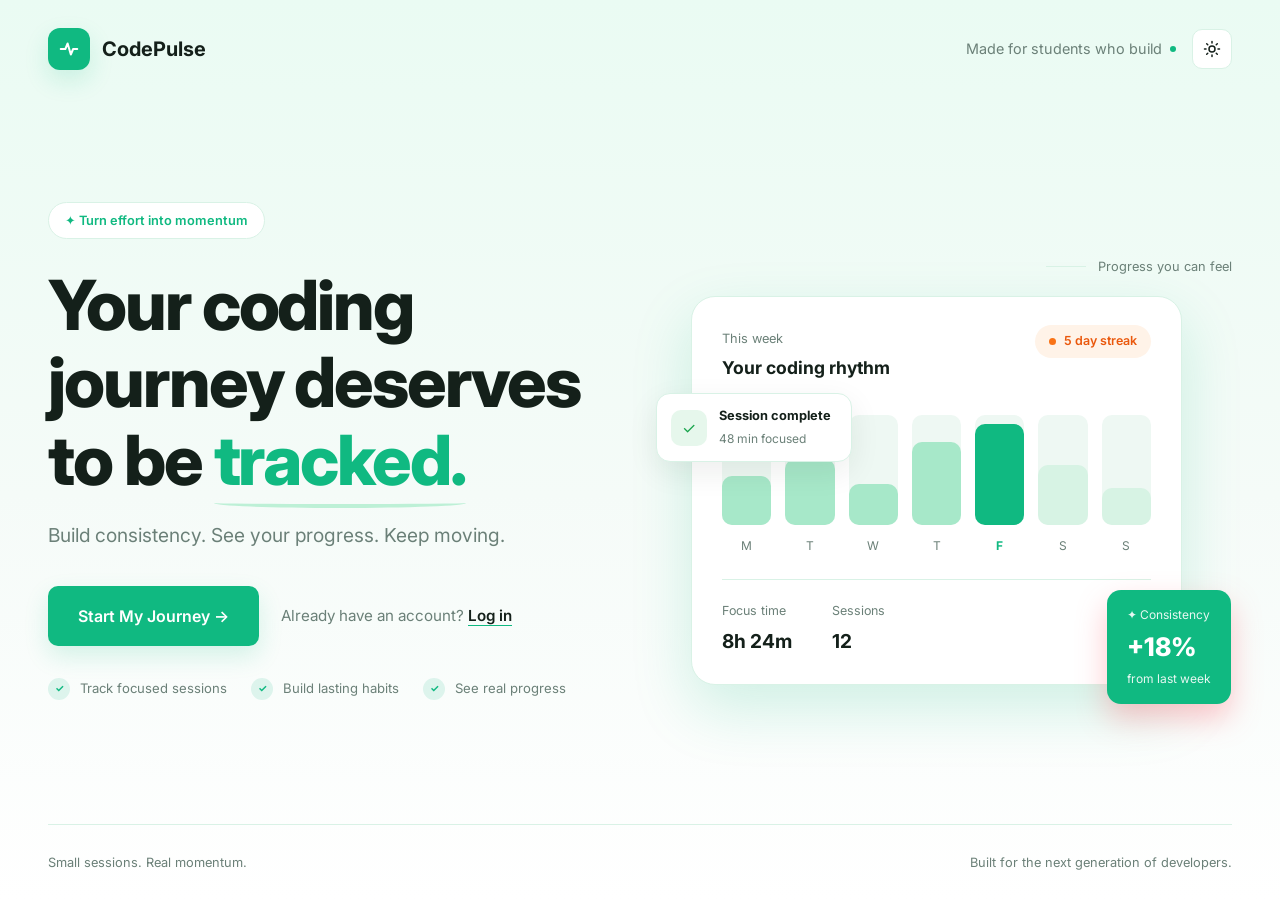
<file: index.html>
<!DOCTYPE html>
<html lang="en">
<head>
  <meta charset="UTF-8" />
  <script>
    (function () {
      var t = localStorage.getItem("codepulse_theme") || "light";
      document.documentElement.setAttribute("data-theme", t);
    })();
  </script>
  <meta name="viewport" content="width=device-width, initial-scale=1.0" />
  <title>CodePulse</title>
  <link rel="stylesheet" href="css/style.css" />
  <link rel="stylesheet" href="css/welcome.css" />
</head>
<body>
  <div class="w-page">

    <header class="w-header">
      <div class="logo">
        <span class="logo-mark">
          <svg width="22" height="22" viewBox="0 0 24 24" fill="none" stroke="#fff" stroke-width="2.2" stroke-linecap="round" stroke-linejoin="round">
            <polyline points="3 12 8 12 10.5 6 14 18 16.5 12 21 12" />
          </svg>
        </span>
        CodePulse
      </div>
      <div class="w-header-right">
        <span class="w-tagline">Made for students who build <i class="dot"></i></span>
        <button class="theme-toggle" id="theme-toggle" aria-label="Toggle dark mode" title="Toggle dark mode">
          <svg class="icon-sun" viewBox="0 0 24 24" fill="none" stroke="currentColor" stroke-width="2" stroke-linecap="round" stroke-linejoin="round"><circle cx="12" cy="12" r="4"></circle><path d="M12 2v2M12 20v2M4.93 4.93l1.41 1.41M17.66 17.66l1.41 1.41M2 12h2M20 12h2M6.34 17.66l-1.41 1.41M19.07 4.93l-1.41 1.41"/></svg>
          <svg class="icon-moon" viewBox="0 0 24 24" fill="none" stroke="currentColor" stroke-width="2" stroke-linecap="round" stroke-linejoin="round"><path d="M21 12.79A9 9 0 1 1 11.21 3 7 7 0 0 0 21 12.79z"/></svg>
        </button>
      </div>
    </header>

    <main class="w-hero">
      <!-- Left -->
      <section class="w-left">
        <span class="chip">&#10022; Turn effort into momentum</span>

        <h1>Your coding journey deserves to be <span class="hl">tracked.</span></h1>

        <p class="sub">Build consistency. See your progress. Keep moving.</p>

        <div class="cta-row">
          <a href="auth.html?mode=signup" id="start-btn" class="btn">Start My Journey &rarr;</a>
          <span>Already have an account? <a href="auth.html?mode=login" class="login">Log in</a></span>
        </div>

        <ul class="checks">
          <li>Track focused sessions</li>
          <li>Build lasting habits</li>
          <li>See real progress</li>
        </ul>
      </section>

      <!-- Right -->
      <section class="w-right">
        <div class="preview-label">Progress you can feel</div>

        <div class="preview">
          <div class="preview-top">
            <div>
              <small>This week</small>
              <h4>Your coding rhythm</h4>
            </div>
            <span class="streak">5 day streak</span>
          </div>

          <div class="chart">
            <div class="col"><div class="track"><div class="fill" style="height: 45%"></div></div><span>M</span></div>
            <div class="col"><div class="track"><div class="fill" style="height: 60%"></div></div><span>T</span></div>
            <div class="col"><div class="track"><div class="fill" style="height: 38%"></div></div><span>W</span></div>
            <div class="col"><div class="track"><div class="fill" style="height: 76%"></div></div><span>T</span></div>
            <div class="col active"><div class="track"><div class="fill dark" style="height: 92%"></div></div><span>F</span></div>
            <div class="col"><div class="track"><div class="fill pale" style="height: 55%"></div></div><span>S</span></div>
            <div class="col"><div class="track"><div class="fill pale" style="height: 34%"></div></div><span>S</span></div>
          </div>

          <div class="preview-stats">
            <div><small>Focus time</small><strong>8h 24m</strong></div>
            <div><small>Sessions</small><strong>12</strong></div>
          </div>

          <div class="float-session">
            <span class="tick">&#10003;</span>
            <div>
              <strong>Session complete</strong>
              <small>48 min focused</small>
            </div>
          </div>

          <div class="float-consistency">
            <small>&#10022; Consistency</small>
            <strong>+18%</strong>
            <small>from last week</small>
          </div>
        </div>
      </section>
    </main>

    <footer class="w-footer">
      <span>Small sessions. Real momentum.</span>
      <span>Built for the next generation of developers.</span>
    </footer>
  </div>

  <script src="js/storage.js"></script>
  <script src="js/theme.js"></script>
   <script>
    // Returning users who are logged in and finished setup skip to the dashboard
    // (add ?preview to the address to see the welcome page anyway)
    (async function () {
      if (new URLSearchParams(window.location.search).has("preview")) return;
      if (!Auth.isLoggedIn()) return;
      try {
        const saved = await Storage.getProfile(true);
        if (saved) window.location.href = "dashboard.html";
      } catch (err) { /* server unreachable: stay on the welcome page */ }
    })();
  </script>
</body>
</html>
</file>
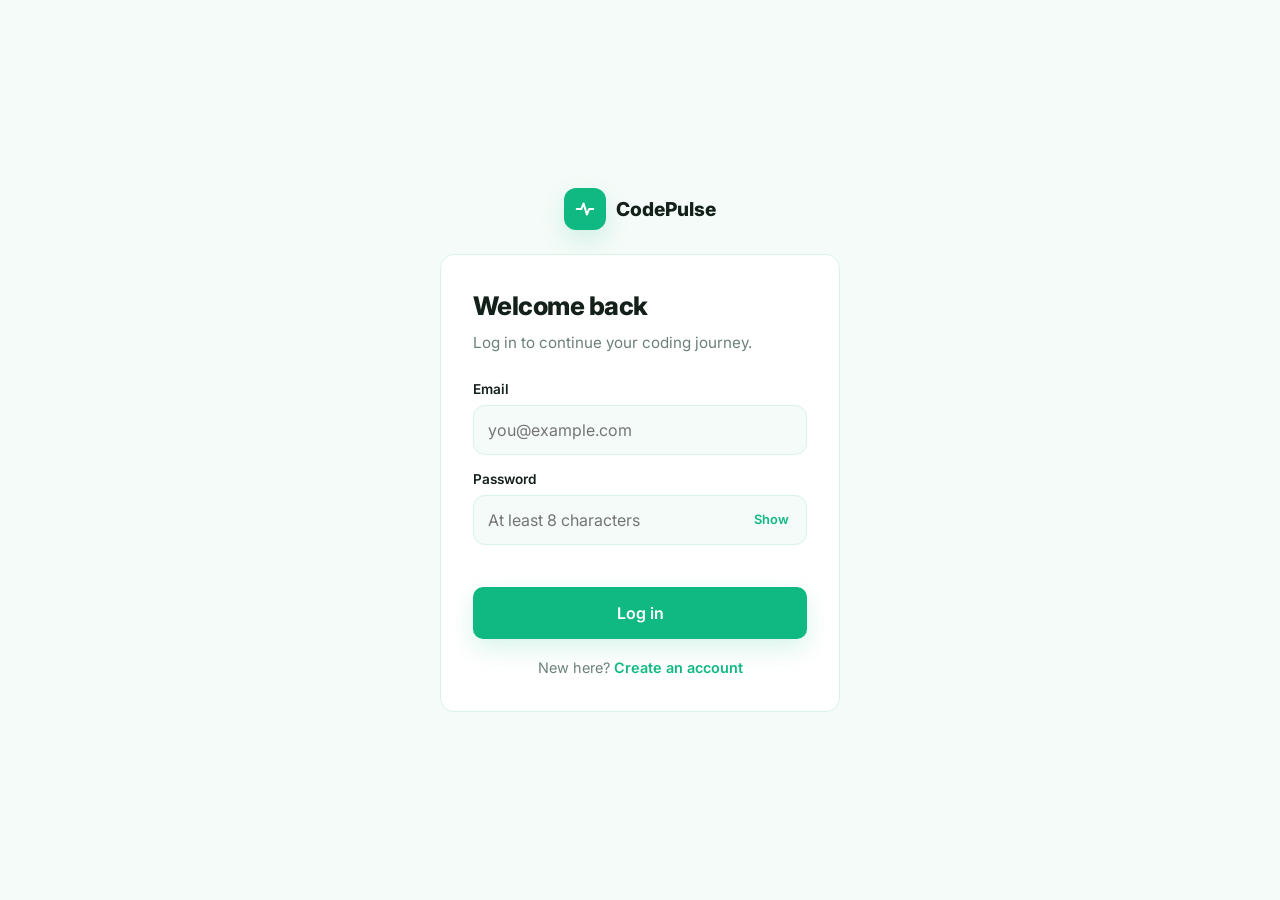
<file: auth.html>
<!DOCTYPE html>
<html lang="en">
<head>
  <meta charset="UTF-8" />
  <script>
    (function () {
      var t = localStorage.getItem("codepulse_theme") || "light";
      document.documentElement.setAttribute("data-theme", t);
    })();
  </script>
  <meta name="viewport" content="width=device-width, initial-scale=1.0" />
  <title>CodePulse - Sign in</title>
  <link rel="stylesheet" href="css/style.css" />
  <link rel="stylesheet" href="css/auth.css" />
</head>
<body>
  <main class="auth-page">
    <a href="index.html" class="auth-logo">
      <span class="logo-mark">
        <svg width="22" height="22" viewBox="0 0 24 24" fill="none" stroke="#fff" stroke-width="2.2" stroke-linecap="round" stroke-linejoin="round">
          <polyline points="3 12 8 12 10.5 6 14 18 16.5 12 21 12" />
        </svg>
      </span>
      CodePulse
    </a>

    <form class="card auth-card" id="auth-form" novalidate>
      <h1 id="auth-title">Welcome back</h1>
      <p class="lead" id="auth-lead">Log in to continue your coding journey.</p>

      <label for="email">Email</label>
      <input type="email" id="email" autocomplete="email" placeholder="you@example.com" />

      <label for="password">Password</label>
      <div class="password-wrap">
        <input type="password" id="password" autocomplete="current-password" placeholder="At least 8 characters" />
        <button type="button" class="toggle-password" id="toggle-password" aria-label="Show password">Show</button>
      </div>

      <p class="auth-error" id="auth-error" role="alert"></p>

      <button type="submit" class="btn" id="auth-submit">Log in</button>

      <p class="auth-switch">
        <span id="switch-text">New here?</span>
        <a href="#" id="switch-link">Create an account</a>
      </p>
    </form>
  </main>

  <script src="js/storage.js"></script>
  <script src="js/theme.js"></script>
  <script src="js/auth.js"></script>
</body>
</html>
</file>
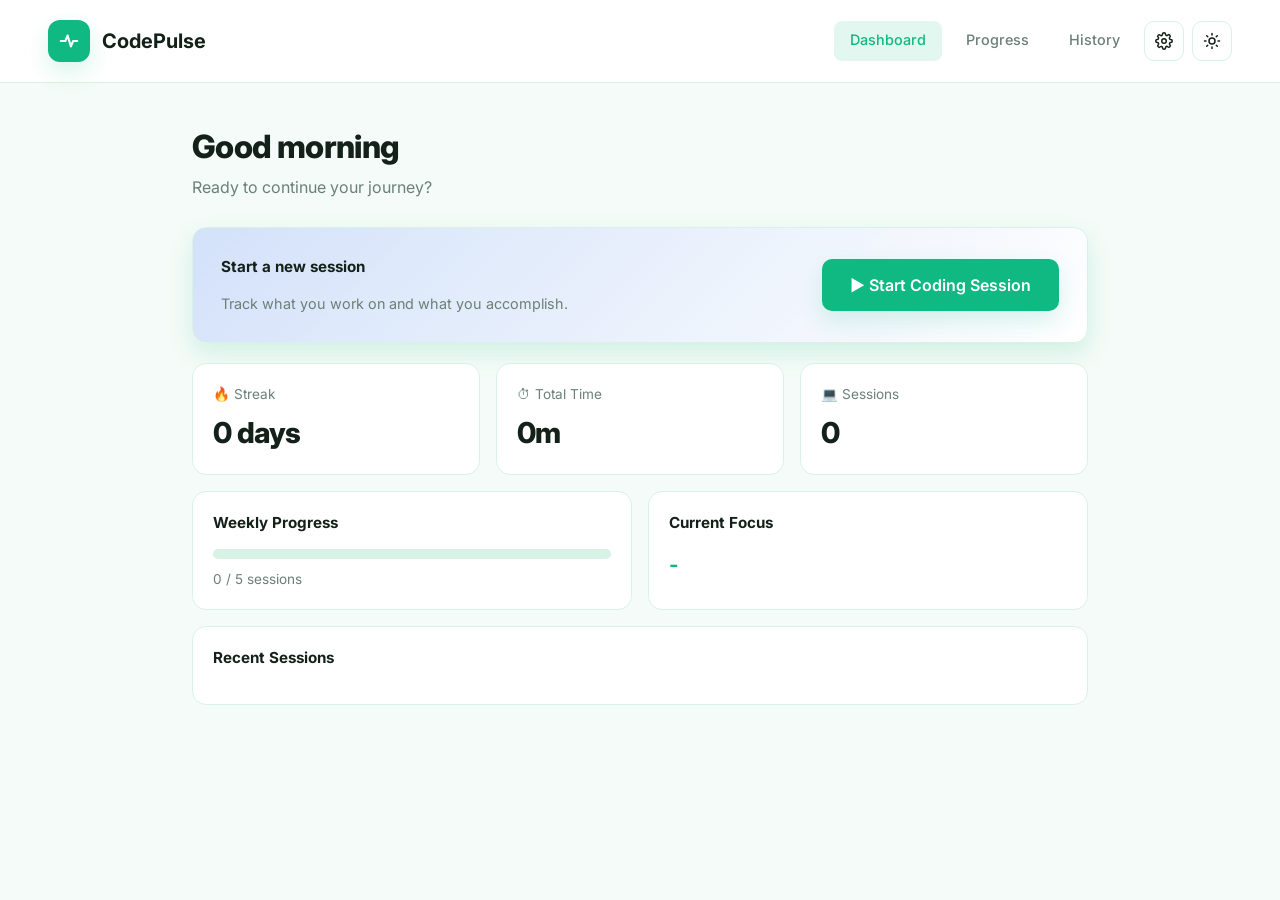
<file: dashboard.html>
<!DOCTYPE html>
<html lang="en">
<head>
  <meta charset="UTF-8" />
  <script>
    (function () {
      var t = localStorage.getItem("codepulse_theme") || "light";
      document.documentElement.setAttribute("data-theme", t);
    })();
  </script>
  <meta name="viewport" content="width=device-width, initial-scale=1.0" />
  <title>CodePulse | Dashboard</title>
  <link rel="stylesheet" href="css/style.css" />
  <link rel="stylesheet" href="css/dashboard.css" />
</head>
<body class="has-bottom-nav">
  <header class="header">
    <div class="logo">
      <span class="logo-mark">
            <svg width="22" height="22" viewBox="0 0 24 24" fill="none" stroke="#fff" stroke-width="2.2" stroke-linecap="round" stroke-linejoin="round">
              <polyline points="3 12 8 12 10.5 6 14 18 16.5 12 21 12" />
            </svg>
          </span>
      CodePulse
    </div>
    <nav class="nav">
      <a href="dashboard.html" class="active">Dashboard</a>
      <a href="progress.html">Progress</a>
      <a href="history.html">History</a>
      <a href="settings.html" class="settings-link" aria-label="Settings" title="Settings">
        <svg viewBox="0 0 24 24" fill="none" stroke="currentColor" stroke-width="2" stroke-linecap="round" stroke-linejoin="round"><circle cx="12" cy="12" r="3"/><path d="M19.4 15a1.65 1.65 0 0 0 .33 1.82l.06.06a2 2 0 0 1-2.83 2.83l-.06-.06a1.65 1.65 0 0 0-1.82-.33 1.65 1.65 0 0 0-1 1.51V21a2 2 0 0 1-4 0v-.09A1.65 1.65 0 0 0 9 19.4a1.65 1.65 0 0 0-1.82.33l-.06.06a2 2 0 0 1-2.83-2.83l.06-.06a1.65 1.65 0 0 0 .33-1.82 1.65 1.65 0 0 0-1.51-1H3a2 2 0 0 1 0-4h.09A1.65 1.65 0 0 0 4.6 9a1.65 1.65 0 0 0-.33-1.82l-.06-.06a2 2 0 0 1 2.83-2.83l.06.06a1.65 1.65 0 0 0 1.82.33H9a1.65 1.65 0 0 0 1-1.51V3a2 2 0 0 1 4 0v.09a1.65 1.65 0 0 0 1 1.51 1.65 1.65 0 0 0 1.82-.33l.06-.06a2 2 0 0 1 2.83 2.83l-.06.06a1.65 1.65 0 0 0-.33 1.82V9a1.65 1.65 0 0 0 1.51 1H21a2 2 0 0 1 0 4h-.09a1.65 1.65 0 0 0-1.51 1z"/></svg>
      </a>
      <button class="theme-toggle" id="theme-toggle" aria-label="Toggle dark mode" title="Toggle dark mode">
          <svg class="icon-sun" viewBox="0 0 24 24" fill="none" stroke="currentColor" stroke-width="2" stroke-linecap="round" stroke-linejoin="round"><circle cx="12" cy="12" r="4"></circle><path d="M12 2v2M12 20v2M4.93 4.93l1.41 1.41M17.66 17.66l1.41 1.41M2 12h2M20 12h2M6.34 17.66l-1.41 1.41M19.07 4.93l-1.41 1.41"/></svg>
          <svg class="icon-moon" viewBox="0 0 24 24" fill="none" stroke="currentColor" stroke-width="2" stroke-linecap="round" stroke-linejoin="round"><path d="M21 12.79A9 9 0 1 1 11.21 3 7 7 0 0 0 21 12.79z"/></svg>
        </button>
    </nav>
  </header>

  <main class="page">
    <section class="greeting">
      <h1 id="greeting">Good morning</h1>
      <p>Ready to continue your journey?</p>
    </section>

    <div id="reminder-slot"></div>

    <section class="card hero">
      <div>
        <h3>Start a new session</h3>
        <p>Track what you work on and what you accomplish.</p>
      </div>
      <a href="session.html" class="btn">&#9654; Start Coding Session</a>
    </section>

    <section class="stats">
      <div class="card stat">
        <div class="label">&#128293; Streak</div>
        <div class="value" id="stat-streak">0 days</div>
      </div>
      <div class="card stat">
        <div class="label">&#9201; Total Time</div>
        <div class="value" id="stat-time">0m</div>
      </div>
      <div class="card stat">
        <div class="label">&#128187; Sessions</div>
        <div class="value" id="stat-sessions">0</div>
      </div>
    </section>

    <section class="two-col">
      <div class="card">
        <h3>Weekly Progress</h3>
        <div class="progress-track"><div class="progress-fill" id="week-fill"></div></div>
        <div class="progress-text" id="week-text">0 / 5 sessions</div>
      </div>
      <div class="card">
        <h3>Current Focus</h3>
        <div class="focus-value" id="focus-value">-</div>
        <div class="focus-note" id="focus-note"></div>
      </div>
    </section>

    <section class="card recent">
      <h3>Recent Sessions</h3>
      <div id="recent-list"></div>
    </section>
  </main>

  <nav class="bottom-nav">
    <a href="dashboard.html" class="active">
      <svg viewBox="0 0 24 24" fill="none" stroke="currentColor" stroke-width="2" stroke-linecap="round" stroke-linejoin="round"><path d="M3 9.5 12 3l9 6.5"/><path d="M5 10v10a1 1 0 0 0 1 1h3v-6h6v6h3a1 1 0 0 0 1-1V10"/></svg>
      <span>Home</span>
    </a>
    <a href="progress.html">
      <svg viewBox="0 0 24 24" fill="none" stroke="currentColor" stroke-width="2" stroke-linecap="round" stroke-linejoin="round"><line x1="6" y1="20" x2="6" y2="12"/><line x1="12" y1="20" x2="12" y2="6"/><line x1="18" y1="20" x2="18" y2="14"/></svg>
      <span>Progress</span>
    </a>
    <a href="session.html">
      <span class="bottom-nav-plus-wrap"><span class="bottom-nav-plus"><svg viewBox="0 0 24 24" fill="none" stroke="currentColor" stroke-width="2.4" stroke-linecap="round" stroke-linejoin="round"><line x1="12" y1="5" x2="12" y2="19"/><line x1="5" y1="12" x2="19" y2="12"/></svg></span></span>
      <span>Log</span>
    </a>
    <a href="history.html" class="">
      <svg viewBox="0 0 24 24" fill="none" stroke="currentColor" stroke-width="2" stroke-linecap="round" stroke-linejoin="round"><circle cx="12" cy="12" r="9"/><polyline points="12 7 12 12 15 14"/></svg>
      <span>History</span>
    </a>
  </nav>
  <script src="js/storage.js"></script>
  <script src="js/theme.js"></script>
  <script src="js/reminders.js"></script>
  <script src="js/dashboard.js"></script>
</body>
</html>
</file>
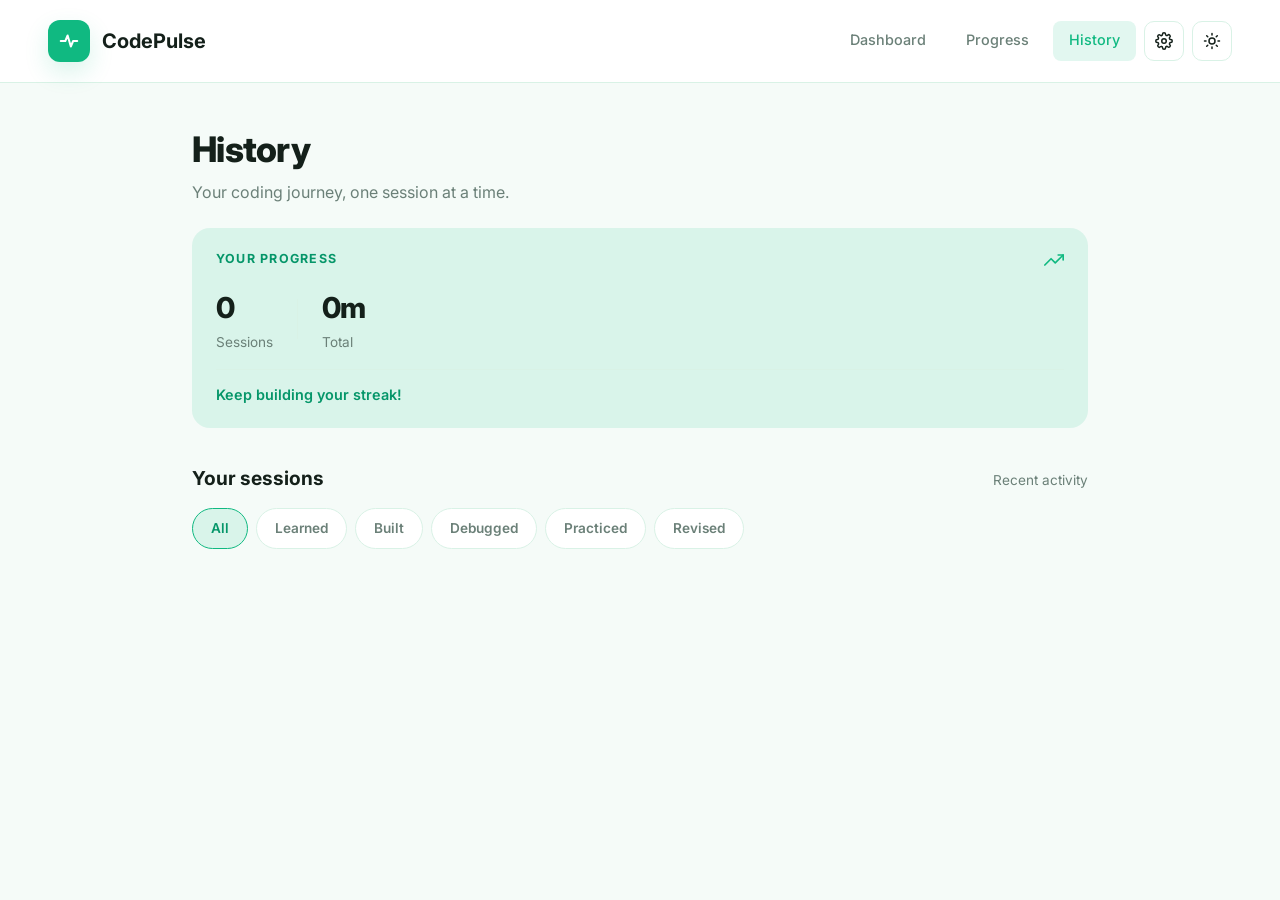
<file: history.html>
<!DOCTYPE html>
<html lang="en">
<head>
  <meta charset="UTF-8" />
  <script>
    (function () {
      var t = localStorage.getItem("codepulse_theme") || "light";
      document.documentElement.setAttribute("data-theme", t);
    })();
  </script>
  <meta name="viewport" content="width=device-width, initial-scale=1.0" />
  <title>CodePulse | History</title>
  <link rel="stylesheet" href="css/style.css" />
  <link rel="stylesheet" href="css/dashboard.css" />
  <link rel="stylesheet" href="css/history.css" />
</head>
<body class="has-bottom-nav">
  <header class="header">
    <div class="logo">
      <span class="logo-mark">
        <svg width="22" height="22" viewBox="0 0 24 24" fill="none" stroke="#fff" stroke-width="2.2" stroke-linecap="round" stroke-linejoin="round">
          <polyline points="3 12 8 12 10.5 6 14 18 16.5 12 21 12" />
        </svg>
      </span>
      CodePulse
    </div>
    <nav class="nav">
      <a href="dashboard.html">Dashboard</a>
       <a href="progress.html">Progress</a>
      <a href="history.html" class="active">History</a>
      <a href="settings.html" class="settings-link" aria-label="Settings" title="Settings">
        <svg viewBox="0 0 24 24" fill="none" stroke="currentColor" stroke-width="2" stroke-linecap="round" stroke-linejoin="round"><circle cx="12" cy="12" r="3"/><path d="M19.4 15a1.65 1.65 0 0 0 .33 1.82l.06.06a2 2 0 0 1-2.83 2.83l-.06-.06a1.65 1.65 0 0 0-1.82-.33 1.65 1.65 0 0 0-1 1.51V21a2 2 0 0 1-4 0v-.09A1.65 1.65 0 0 0 9 19.4a1.65 1.65 0 0 0-1.82.33l-.06.06a2 2 0 0 1-2.83-2.83l.06-.06a1.65 1.65 0 0 0 .33-1.82 1.65 1.65 0 0 0-1.51-1H3a2 2 0 0 1 0-4h.09A1.65 1.65 0 0 0 4.6 9a1.65 1.65 0 0 0-.33-1.82l-.06-.06a2 2 0 0 1 2.83-2.83l.06.06a1.65 1.65 0 0 0 1.82.33H9a1.65 1.65 0 0 0 1-1.51V3a2 2 0 0 1 4 0v.09a1.65 1.65 0 0 0 1 1.51 1.65 1.65 0 0 0 1.82-.33l.06-.06a2 2 0 0 1 2.83 2.83l-.06.06a1.65 1.65 0 0 0-.33 1.82V9a1.65 1.65 0 0 0 1.51 1H21a2 2 0 0 1 0 4h-.09a1.65 1.65 0 0 0-1.51 1z"/></svg>
      </a>
      <button class="theme-toggle" id="theme-toggle" aria-label="Toggle dark mode" title="Toggle dark mode">
        <svg class="icon-sun" viewBox="0 0 24 24" fill="none" stroke="currentColor" stroke-width="2" stroke-linecap="round" stroke-linejoin="round"><circle cx="12" cy="12" r="4"></circle><path d="M12 2v2M12 20v2M4.93 4.93l1.41 1.41M17.66 17.66l1.41 1.41M2 12h2M20 12h2M6.34 17.66l-1.41 1.41M19.07 4.93l-1.41 1.41"/></svg>
        <svg class="icon-moon" viewBox="0 0 24 24" fill="none" stroke="currentColor" stroke-width="2" stroke-linecap="round" stroke-linejoin="round"><path d="M21 12.79A9 9 0 1 1 11.21 3 7 7 0 0 0 21 12.79z"/></svg>
      </button>
    </nav>
  </header>

  <main class="page history-page">
    <h1>History</h1>
    <p class="lead">Your coding journey, one session at a time.</p>

    <section class="progress-card">
      <div class="progress-card-head">
        <span>Your Progress</span>
        <svg viewBox="0 0 24 24" fill="none" stroke="currentColor" stroke-width="2" stroke-linecap="round" stroke-linejoin="round"><polyline points="23 6 13.5 15.5 8.5 10.5 1 18"/><polyline points="17 6 23 6 23 12"/></svg>
      </div>
      <div class="progress-stats">
        <div class="progress-stat">
          <strong id="hist-sessions">0</strong>
          <span>Sessions</span>
        </div>
        <div class="progress-divider"></div>
        <div class="progress-stat">
          <strong id="hist-total">0m</strong>
          <span>Total</span>
        </div>
      </div>
      <p class="progress-note" id="progress-note">Keep building your streak!</p>
    </section>

    <div class="sessions-head">
      <h2>Your sessions</h2>
      <span class="muted-label">Recent activity</span>
    </div>

    <div class="filter-chips" id="filter-chips">
      <button class="filter-chip active" data-filter="All">All</button>
      <button class="filter-chip" data-filter="Learned">Learned</button>
      <button class="filter-chip" data-filter="Built">Built</button>
      <button class="filter-chip" data-filter="Debugged">Debugged</button>
      <button class="filter-chip" data-filter="Practiced">Practiced</button>
      <button class="filter-chip" data-filter="Revised">Revised</button>
    </div>

    <div id="history-list"></div>
  </main>

  <nav class="bottom-nav">
    <a href="dashboard.html" class="">
      <svg viewBox="0 0 24 24" fill="none" stroke="currentColor" stroke-width="2" stroke-linecap="round" stroke-linejoin="round"><path d="M3 9.5 12 3l9 6.5"/><path d="M5 10v10a1 1 0 0 0 1 1h3v-6h6v6h3a1 1 0 0 0 1-1V10"/></svg>
      <span>Home</span>
    </a>
    <a href="progress.html">
      <svg viewBox="0 0 24 24" fill="none" stroke="currentColor" stroke-width="2" stroke-linecap="round" stroke-linejoin="round"><line x1="6" y1="20" x2="6" y2="12"/><line x1="12" y1="20" x2="12" y2="6"/><line x1="18" y1="20" x2="18" y2="14"/></svg>
      <span>Progress</span>
    </a>
    <a href="session.html">
      <span class="bottom-nav-plus-wrap"><span class="bottom-nav-plus"><svg viewBox="0 0 24 24" fill="none" stroke="currentColor" stroke-width="2.4" stroke-linecap="round" stroke-linejoin="round"><line x1="12" y1="5" x2="12" y2="19"/><line x1="5" y1="12" x2="19" y2="12"/></svg></span></span>
      <span>Log</span>
    </a>
    <a href="history.html" class="active">
      <svg viewBox="0 0 24 24" fill="none" stroke="currentColor" stroke-width="2" stroke-linecap="round" stroke-linejoin="round"><circle cx="12" cy="12" r="9"/><polyline points="12 7 12 12 15 14"/></svg>
      <span>History</span>
    </a>
  </nav>
  <script src="js/storage.js"></script>
  <script src="js/theme.js"></script>
  <script src="js/history.js"></script>
</body>
</html>
</file>
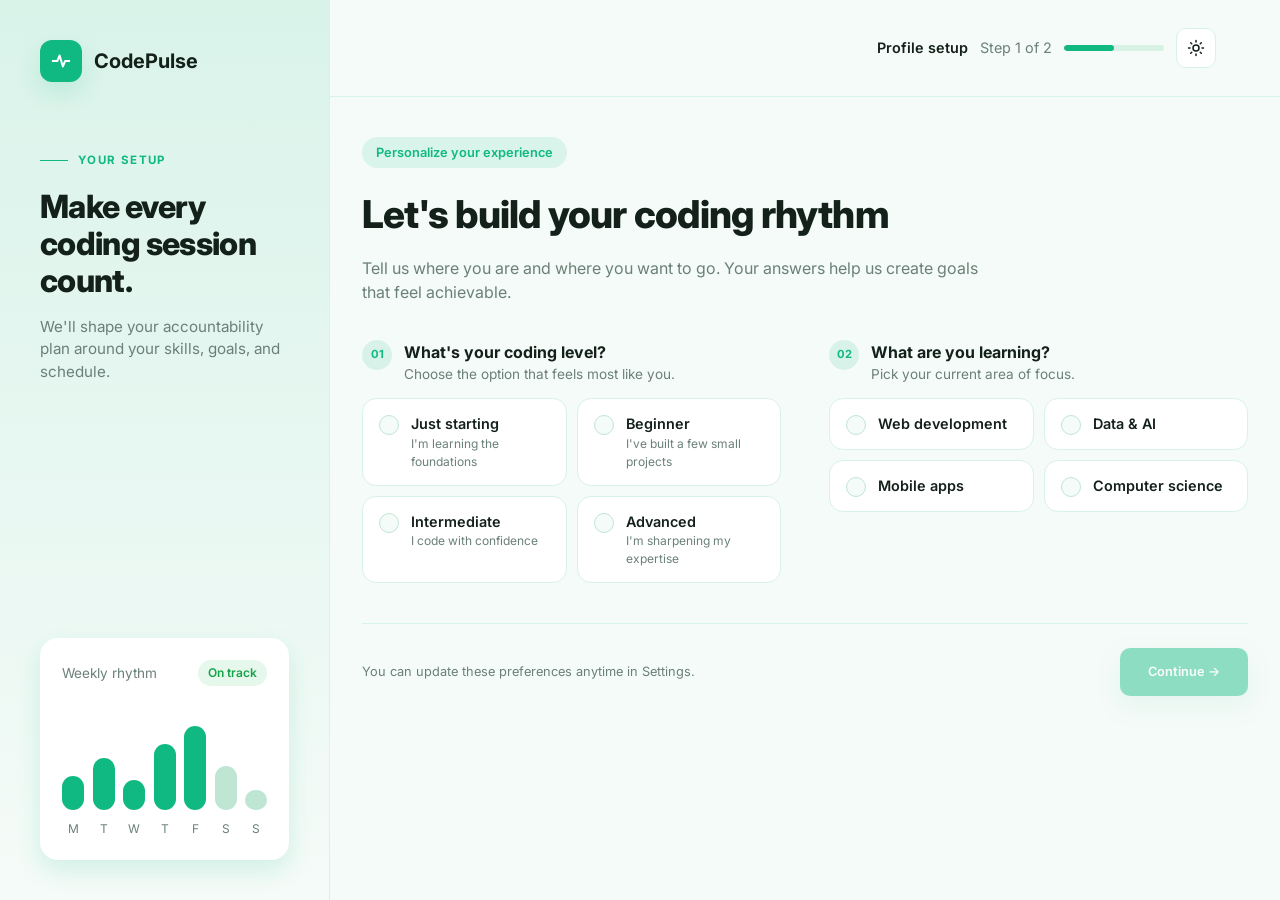
<file: onboarding.html>
<!DOCTYPE html>
<html lang="en">
<head>
  <meta charset="UTF-8" />
  <script>
    (function () {
      var t = localStorage.getItem("codepulse_theme") || "light";
      document.documentElement.setAttribute("data-theme", t);
    })();
  </script>
  <meta name="viewport" content="width=device-width, initial-scale=1.0" />
  <title>CodePulse | Profile setup</title>
  <link rel="stylesheet" href="css/style.css" />
  <link rel="stylesheet" href="css/onboarding.css" />
</head>
<body>
  <div class="shell">

    <!-- Sidebar -->
    <aside class="sidebar">
      <div>
        <div class="logo">
          <span class="logo-mark">
            <svg width="22" height="22" viewBox="0 0 24 24" fill="none" stroke="#fff" stroke-width="2.2" stroke-linecap="round" stroke-linejoin="round">
              <polyline points="3 12 8 12 10.5 6 14 18 16.5 12 21 12" />
            </svg>
          </span>
          CodePulse
        </div>

        <div class="eyebrow">YOUR SETUP</div>
        <h2>Make every coding session count.</h2>
        <p>We'll shape your accountability plan around your skills, goals, and schedule.</p>
      </div>

      <div class="rhythm">
        <div class="rhythm-head">
          <span>Weekly rhythm</span>
          <span class="status">On track</span>
        </div>
        <div class="bars">
          <div class="bar" style="height: 34px"></div>
          <div class="bar" style="height: 52px"></div>
          <div class="bar" style="height: 30px"></div>
          <div class="bar" style="height: 66px"></div>
          <div class="bar" style="height: 84px"></div>
          <div class="bar light" style="height: 44px"></div>
          <div class="bar light" style="height: 20px"></div>
        </div>
        <div class="days">
          <span>M</span><span>T</span><span>W</span><span>T</span><span>F</span><span>S</span><span>S</span>
        </div>
      </div>
    </aside>

    <!-- Main -->
    <main class="main">
      <div class="topbar">
        <strong>Profile setup</strong>
        <span>Step 1 of 2</span>
        <div class="progress"><span></span></div>
        <button class="theme-toggle" id="theme-toggle" aria-label="Toggle dark mode" title="Toggle dark mode">
          <svg class="icon-sun" viewBox="0 0 24 24" fill="none" stroke="currentColor" stroke-width="2" stroke-linecap="round" stroke-linejoin="round"><circle cx="12" cy="12" r="4"></circle><path d="M12 2v2M12 20v2M4.93 4.93l1.41 1.41M17.66 17.66l1.41 1.41M2 12h2M20 12h2M6.34 17.66l-1.41 1.41M19.07 4.93l-1.41 1.41"/></svg>
          <svg class="icon-moon" viewBox="0 0 24 24" fill="none" stroke="currentColor" stroke-width="2" stroke-linecap="round" stroke-linejoin="round"><path d="M21 12.79A9 9 0 1 1 11.21 3 7 7 0 0 0 21 12.79z"/></svg>
        </button>
      </div>

      <div class="content">
        <span class="pill">Personalize your experience</span>
        <h1>Let's build your coding rhythm</h1>
        <p class="lead">
          Tell us where you are and where you want to go. Your answers help us create goals that feel achievable.
        </p>

        <div class="questions">

          <!-- 01 Level -->
          <section data-question="level">
            <div class="q-head">
              <span class="q-num">01</span>
              <div>
                <h3>What's your coding level?</h3>
                <p>Choose the option that feels most like you.</p>
              </div>
            </div>
            <div class="grid">
              <div class="option" data-value="just-starting">
                <span class="radio"></span>
                <span><span class="title">Just starting</span><span class="sub">I'm learning the foundations</span></span>
              </div>
              <div class="option" data-value="beginner">
                <span class="radio"></span>
                <span><span class="title">Beginner</span><span class="sub">I've built a few small projects</span></span>
              </div>
              <div class="option" data-value="intermediate">
                <span class="radio"></span>
                <span><span class="title">Intermediate</span><span class="sub">I code with confidence</span></span>
              </div>
              <div class="option" data-value="advanced">
                <span class="radio"></span>
                <span><span class="title">Advanced</span><span class="sub">I'm sharpening my expertise</span></span>
              </div>
            </div>
          </section>

          <!-- 02 Learning -->
          <section data-question="learning">
            <div class="q-head">
              <span class="q-num">02</span>
              <div>
                <h3>What are you learning?</h3>
                <p>Pick your current area of focus.</p>
              </div>
            </div>
            <div class="grid">
              <div class="option" data-value="web-development">
                <span class="radio"></span><span class="title">Web development</span>
              </div>
              <div class="option" data-value="data-ai">
                <span class="radio"></span><span class="title">Data &amp; AI</span>
              </div>
              <div class="option" data-value="mobile-apps">
                <span class="radio"></span><span class="title">Mobile apps</span>
              </div>
              <div class="option" data-value="computer-science">
                <span class="radio"></span><span class="title">Computer science</span>
              </div>
            </div>
          </section>

        </div>

        <div class="footer">
          <span>You can update these preferences anytime in Settings.</span>
          <button class="btn" id="continue-btn" data-next="onboarding2.html" disabled>Continue &rarr;</button>
        </div>
      </div>
    </main>
  </div>

  <script src="js/storage.js"></script>
  <script src="js/theme.js"></script>
  <script src="js/onboarding.js"></script>
</body>
</html>
</file>
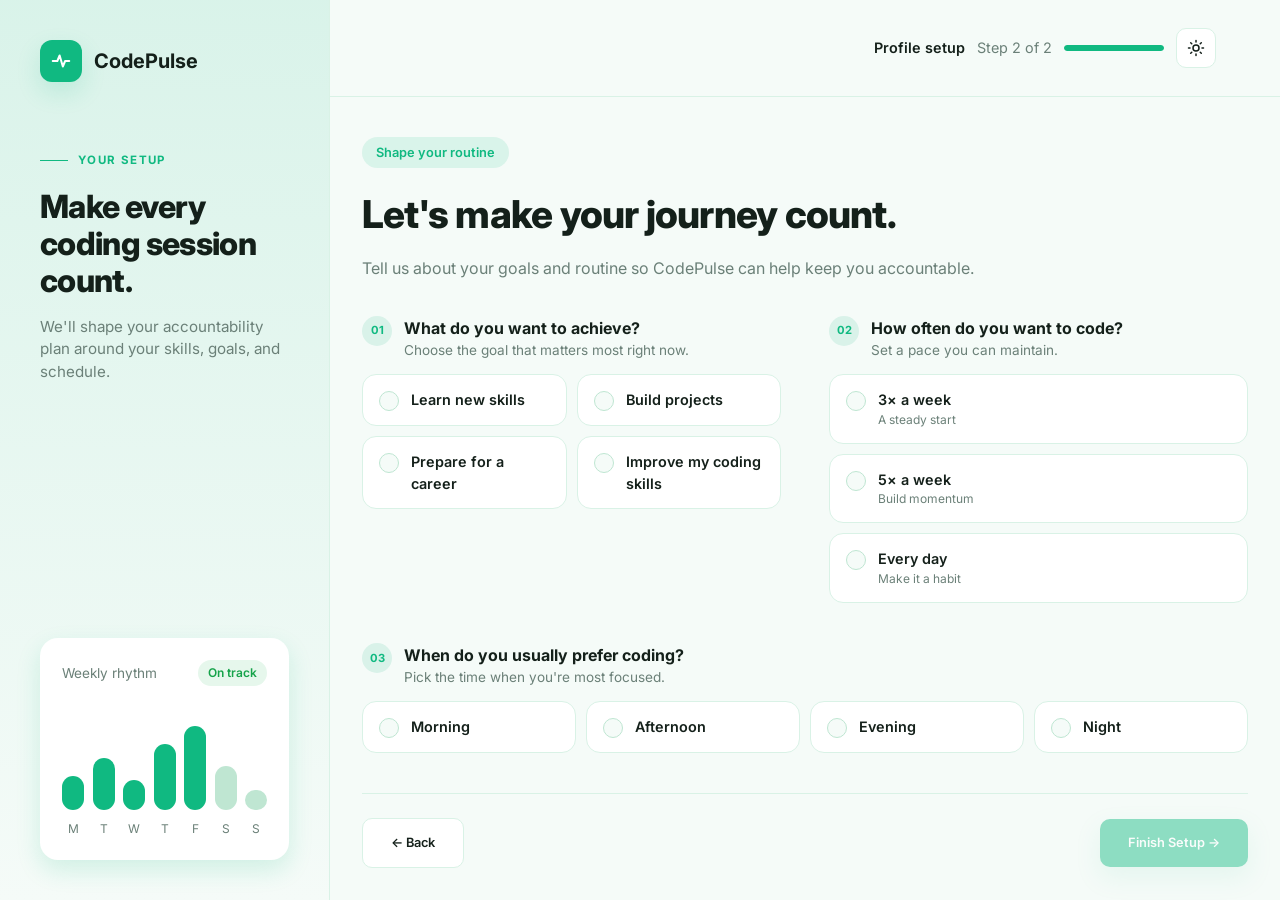
<file: onboarding2.html>
<!DOCTYPE html>
<html lang="en">
<head>
  <meta charset="UTF-8" />
  <script>
    (function () {
      var t = localStorage.getItem("codepulse_theme") || "light";
      document.documentElement.setAttribute("data-theme", t);
    })();
  </script>
  <meta name="viewport" content="width=device-width, initial-scale=1.0" />
  <title>CodePulse | Profile setup</title>
  <link rel="stylesheet" href="css/style.css" />
  <link rel="stylesheet" href="css/onboarding.css" />
</head>
<body>
  <div class="shell">

    <!-- Sidebar (same as step 1) -->
    <aside class="sidebar">
      <div>
        <div class="logo">
          <span class="logo-mark">
            <svg width="22" height="22" viewBox="0 0 24 24" fill="none" stroke="#fff" stroke-width="2.2" stroke-linecap="round" stroke-linejoin="round">
              <polyline points="3 12 8 12 10.5 6 14 18 16.5 12 21 12" />
            </svg>
          </span>
          CodePulse
        </div>

        <div class="eyebrow">YOUR SETUP</div>
        <h2>Make every coding session count.</h2>
        <p>We'll shape your accountability plan around your skills, goals, and schedule.</p>
      </div>

      <div class="rhythm">
        <div class="rhythm-head">
          <span>Weekly rhythm</span>
          <span class="status">On track</span>
        </div>
        <div class="bars">
          <div class="bar" style="height: 34px"></div>
          <div class="bar" style="height: 52px"></div>
          <div class="bar" style="height: 30px"></div>
          <div class="bar" style="height: 66px"></div>
          <div class="bar" style="height: 84px"></div>
          <div class="bar light" style="height: 44px"></div>
          <div class="bar light" style="height: 20px"></div>
        </div>
        <div class="days">
          <span>M</span><span>T</span><span>W</span><span>T</span><span>F</span><span>S</span><span>S</span>
        </div>
      </div>
    </aside>

    <!-- Main -->
    <main class="main">
      <div class="topbar">
        <strong>Profile setup</strong>
        <span>Step 2 of 2</span>
        <div class="progress full"><span></span></div>
        <button class="theme-toggle" id="theme-toggle" aria-label="Toggle dark mode" title="Toggle dark mode">
          <svg class="icon-sun" viewBox="0 0 24 24" fill="none" stroke="currentColor" stroke-width="2" stroke-linecap="round" stroke-linejoin="round"><circle cx="12" cy="12" r="4"></circle><path d="M12 2v2M12 20v2M4.93 4.93l1.41 1.41M17.66 17.66l1.41 1.41M2 12h2M20 12h2M6.34 17.66l-1.41 1.41M19.07 4.93l-1.41 1.41"/></svg>
          <svg class="icon-moon" viewBox="0 0 24 24" fill="none" stroke="currentColor" stroke-width="2" stroke-linecap="round" stroke-linejoin="round"><path d="M21 12.79A9 9 0 1 1 11.21 3 7 7 0 0 0 21 12.79z"/></svg>
        </button>
      </div>

      <div class="content">
        <span class="pill">Shape your routine</span>
        <h1>Let's make your journey count.</h1>
        <p class="lead">
          Tell us about your goals and routine so CodePulse can help keep you accountable.
        </p>

        <div class="questions">

          <!-- 01 Goal -->
          <section data-question="goal">
            <div class="q-head">
              <span class="q-num">01</span>
              <div>
                <h3>What do you want to achieve?</h3>
                <p>Choose the goal that matters most right now.</p>
              </div>
            </div>
            <div class="grid">
              <div class="option" data-value="learn">
                <span class="radio"></span><span class="title">Learn new skills</span>
              </div>
              <div class="option" data-value="build">
                <span class="radio"></span><span class="title">Build projects</span>
              </div>
              <div class="option" data-value="career">
                <span class="radio"></span><span class="title">Prepare for a career</span>
              </div>
              <div class="option" data-value="improve">
                <span class="radio"></span><span class="title">Improve my coding skills</span>
              </div>
            </div>
          </section>

          <!-- 02 Frequency -->
          <section data-question="frequency">
            <div class="q-head">
              <span class="q-num">02</span>
              <div>
                <h3>How often do you want to code?</h3>
                <p>Set a pace you can maintain.</p>
              </div>
            </div>
            <div class="grid one">
              <div class="option" data-value="3">
                <span class="radio"></span>
                <span><span class="title">3&times; a week</span><span class="sub">A steady start</span></span>
              </div>
              <div class="option" data-value="5">
                <span class="radio"></span>
                <span><span class="title">5&times; a week</span><span class="sub">Build momentum</span></span>
              </div>
              <div class="option" data-value="7">
                <span class="radio"></span>
                <span><span class="title">Every day</span><span class="sub">Make it a habit</span></span>
              </div>
            </div>
          </section>

          <!-- 03 Time -->
          <section data-question="time" class="span-2">
            <div class="q-head">
              <span class="q-num">03</span>
              <div>
                <h3>When do you usually prefer coding?</h3>
                <p>Pick the time when you're most focused.</p>
              </div>
            </div>
            <div class="grid four">
              <div class="option" data-value="morning">
                <span class="radio"></span><span class="title">Morning</span>
              </div>
              <div class="option" data-value="afternoon">
                <span class="radio"></span><span class="title">Afternoon</span>
              </div>
              <div class="option" data-value="evening">
                <span class="radio"></span><span class="title">Evening</span>
              </div>
              <div class="option" data-value="night">
                <span class="radio"></span><span class="title">Night</span>
              </div>
            </div>
          </section>

        </div>

        <div class="footer">
          <a href="onboarding.html" class="btn btn-outline">&larr; Back</a>
          <button class="btn" id="continue-btn" data-next="dashboard.html" disabled>Finish Setup &rarr;</button>
        </div>
      </div>
    </main>
  </div>

  <script src="js/storage.js"></script>
  <script src="js/theme.js"></script>
  <script src="js/onboarding.js"></script>
</body>
</html>
</file>
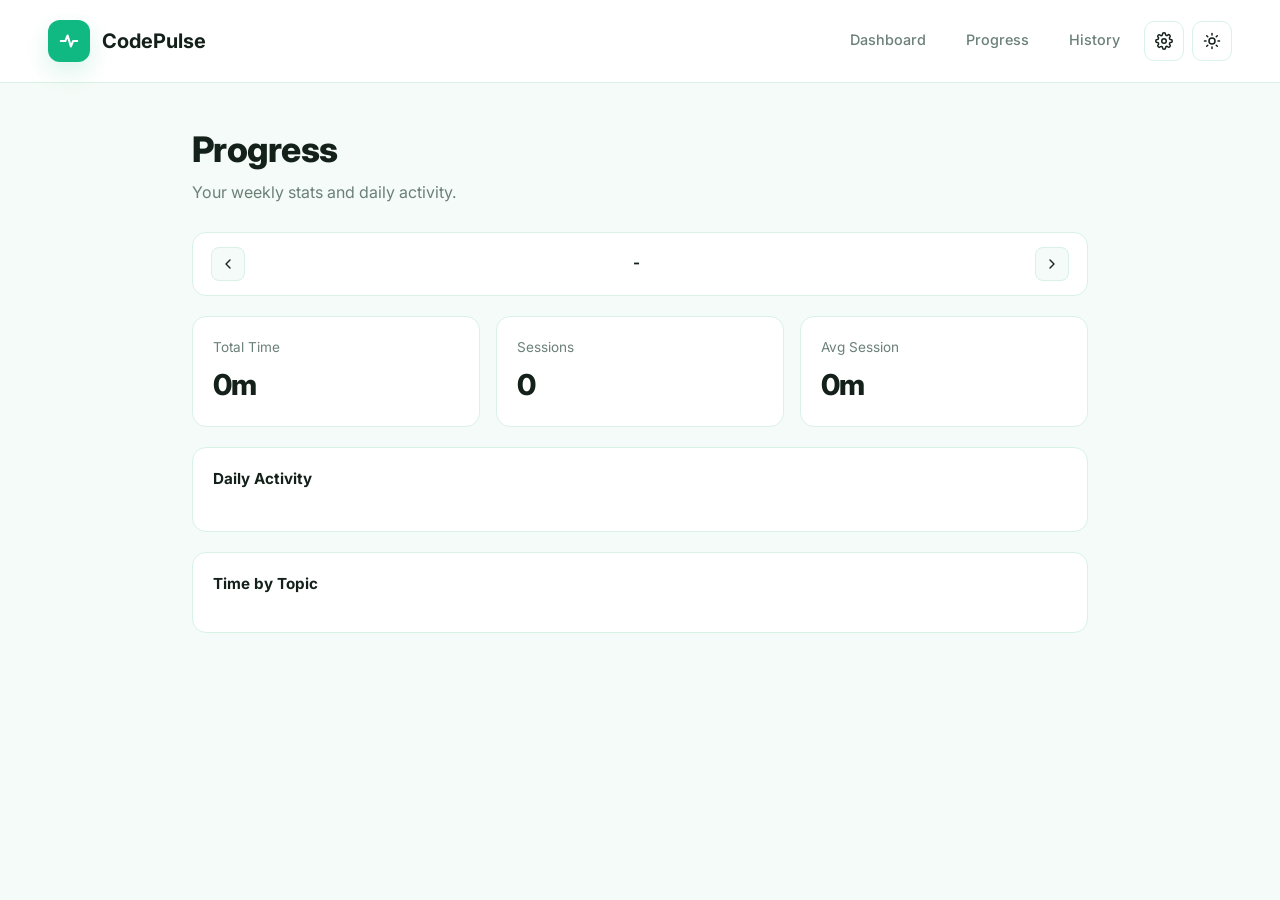
<file: progress.html>
<!DOCTYPE html>
<html lang="en">
<head>
  <meta charset="UTF-8" />
  <script>
    (function () {
      var t = localStorage.getItem("codepulse_theme") || "light";
      document.documentElement.setAttribute("data-theme", t);
    })();
  </script>
  <meta name="viewport" content="width=device-width, initial-scale=1.0" />
  <title>CodePulse | Progress</title>
  <link rel="stylesheet" href="css/style.css" />
  <link rel="stylesheet" href="css/dashboard.css" />
  <link rel="stylesheet" href="css/progress.css" />
</head>
<body class="has-bottom-nav">
  <header class="header">
    <div class="logo">
      <span class="logo-mark">
        <svg width="22" height="22" viewBox="0 0 24 24" fill="none" stroke="#fff" stroke-width="2.2" stroke-linecap="round" stroke-linejoin="round">
          <polyline points="3 12 8 12 10.5 6 14 18 16.5 12 21 12" />
        </svg>
      </span>
      CodePulse
    </div>
    <nav class="nav">
      <a href="dashboard.html">Dashboard</a>
       <a href="progress.html">Progress</a>
      <a href="history.html">History</a>
      <a href="settings.html" class="settings-link" aria-label="Settings" title="Settings">
        <svg viewBox="0 0 24 24" fill="none" stroke="currentColor" stroke-width="2" stroke-linecap="round" stroke-linejoin="round"><circle cx="12" cy="12" r="3"/><path d="M19.4 15a1.65 1.65 0 0 0 .33 1.82l.06.06a2 2 0 0 1-2.83 2.83l-.06-.06a1.65 1.65 0 0 0-1.82-.33 1.65 1.65 0 0 0-1 1.51V21a2 2 0 0 1-4 0v-.09A1.65 1.65 0 0 0 9 19.4a1.65 1.65 0 0 0-1.82.33l-.06.06a2 2 0 0 1-2.83-2.83l.06-.06a1.65 1.65 0 0 0 .33-1.82 1.65 1.65 0 0 0-1.51-1H3a2 2 0 0 1 0-4h.09A1.65 1.65 0 0 0 4.6 9a1.65 1.65 0 0 0-.33-1.82l-.06-.06a2 2 0 0 1 2.83-2.83l.06.06a1.65 1.65 0 0 0 1.82.33H9a1.65 1.65 0 0 0 1-1.51V3a2 2 0 0 1 4 0v.09a1.65 1.65 0 0 0 1 1.51 1.65 1.65 0 0 0 1.82-.33l.06-.06a2 2 0 0 1 2.83 2.83l-.06.06a1.65 1.65 0 0 0-.33 1.82V9a1.65 1.65 0 0 0 1.51 1H21a2 2 0 0 1 0 4h-.09a1.65 1.65 0 0 0-1.51 1z"/></svg>
      </a>
      <button class="theme-toggle" id="theme-toggle" aria-label="Toggle dark mode" title="Toggle dark mode">
        <svg class="icon-sun" viewBox="0 0 24 24" fill="none" stroke="currentColor" stroke-width="2" stroke-linecap="round" stroke-linejoin="round"><circle cx="12" cy="12" r="4"></circle><path d="M12 2v2M12 20v2M4.93 4.93l1.41 1.41M17.66 17.66l1.41 1.41M2 12h2M20 12h2M6.34 17.66l-1.41 1.41M19.07 4.93l-1.41 1.41"/></svg>
        <svg class="icon-moon" viewBox="0 0 24 24" fill="none" stroke="currentColor" stroke-width="2" stroke-linecap="round" stroke-linejoin="round"><path d="M21 12.79A9 9 0 1 1 11.21 3 7 7 0 0 0 21 12.79z"/></svg>
      </button>
    </nav>
  </header>

  <main class="page progress-page">
    <h1>Progress</h1>
    <p class="lead">Your weekly stats and daily activity.</p>

    <div class="week-nav">
      <button id="prev-week" aria-label="Previous week">
        <svg viewBox="0 0 24 24" fill="none" stroke="currentColor" stroke-width="2" stroke-linecap="round" stroke-linejoin="round"><polyline points="15 18 9 12 15 6"/></svg>
      </button>
      <div class="week-range">
        <span id="week-range-text">-</span>
        <span class="this-week" id="this-week-tag"></span>
      </div>
      <button id="next-week" aria-label="Next week">
        <svg viewBox="0 0 24 24" fill="none" stroke="currentColor" stroke-width="2" stroke-linecap="round" stroke-linejoin="round"><polyline points="9 18 15 12 9 6"/></svg>
      </button>
    </div>

    <section class="stats">
      <div class="card stat">
        <div class="label">Total Time</div>
        <div class="value" id="week-total">0m</div>
      </div>
      <div class="card stat">
        <div class="label">Sessions</div>
        <div class="value" id="week-sessions">0</div>
      </div>
      <div class="card stat">
        <div class="label">Avg Session</div>
        <div class="value" id="week-avg">0m</div>
      </div>
    </section>

    <section class="card chart-card">
      <h3>Daily Activity</h3>
      <div class="daily-chart" id="daily-chart"></div>
    </section>

    <section class="card topic-card" id="topic-card">
      <h3>Time by Topic</h3>
      <div id="topic-list"></div>
    </section>
  </main>

  <nav class="bottom-nav">
    <a href="dashboard.html">
      <svg viewBox="0 0 24 24" fill="none" stroke="currentColor" stroke-width="2" stroke-linecap="round" stroke-linejoin="round"><path d="M3 9.5 12 3l9 6.5"/><path d="M5 10v10a1 1 0 0 0 1 1h3v-6h6v6h3a1 1 0 0 0 1-1V10"/></svg>
      <span>Home</span>
    </a>
    <a href="progress.html" class="active">
      <svg viewBox="0 0 24 24" fill="none" stroke="currentColor" stroke-width="2" stroke-linecap="round" stroke-linejoin="round"><line x1="6" y1="20" x2="6" y2="12"/><line x1="12" y1="20" x2="12" y2="6"/><line x1="18" y1="20" x2="18" y2="14"/></svg>
      <span>Progress</span>
    </a>
    <a href="session.html">
      <span class="bottom-nav-plus-wrap"><span class="bottom-nav-plus"><svg viewBox="0 0 24 24" fill="none" stroke="currentColor" stroke-width="2.4" stroke-linecap="round" stroke-linejoin="round"><line x1="12" y1="5" x2="12" y2="19"/><line x1="5" y1="12" x2="19" y2="12"/></svg></span></span>
      <span>Log</span>
    </a>
    <a href="history.html">
      <svg viewBox="0 0 24 24" fill="none" stroke="currentColor" stroke-width="2" stroke-linecap="round" stroke-linejoin="round"><circle cx="12" cy="12" r="9"/><polyline points="12 7 12 12 15 14"/></svg>
      <span>History</span>
    </a>
  </nav>

  <script src="js/storage.js"></script>
  <script src="js/theme.js"></script>
  <script src="js/progress.js"></script>
</body>
</html>
</file>
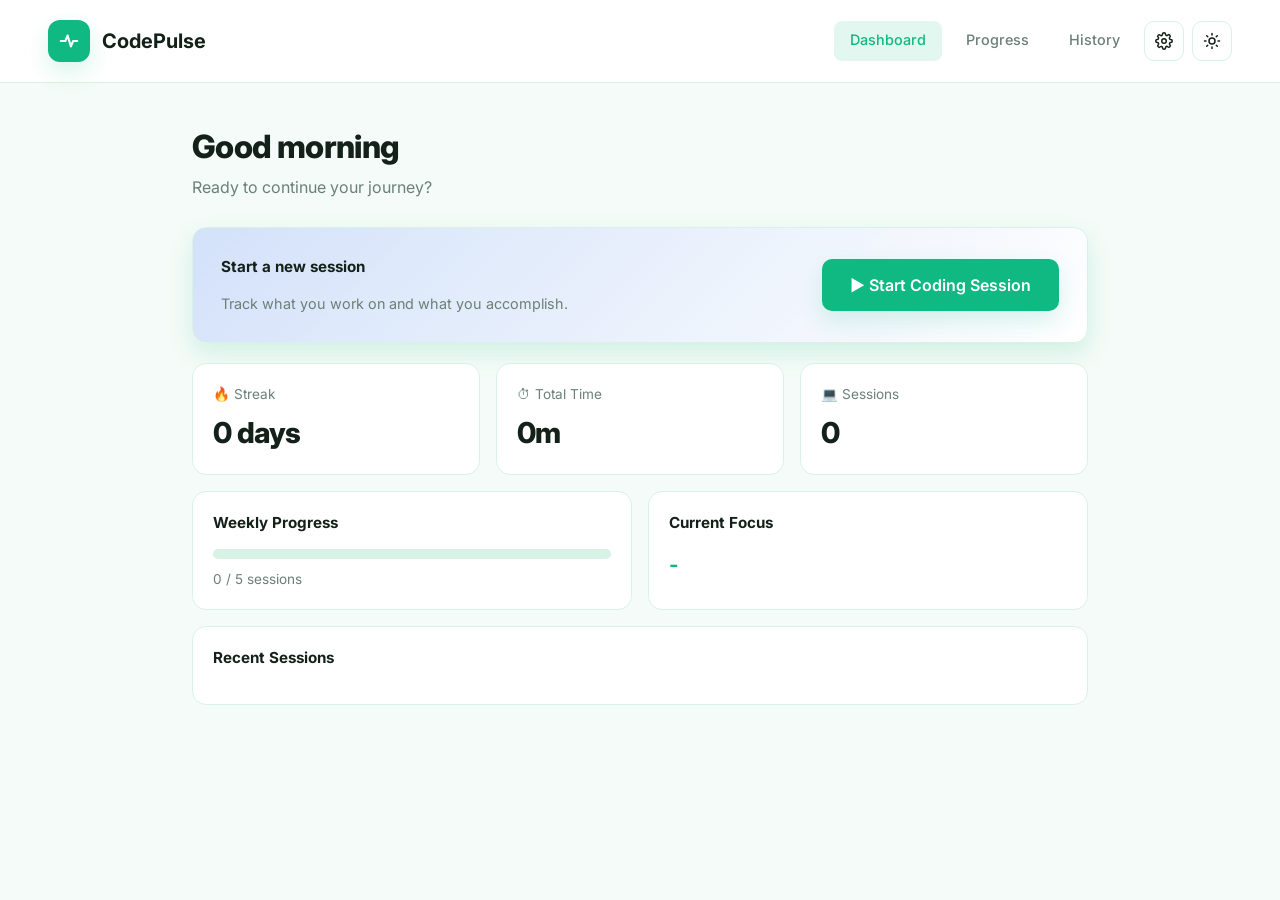
<file: reflection.html>
<!DOCTYPE html>
<html lang="en">
<head>
  <meta charset="UTF-8" />
  <script>
    (function () {
      var t = localStorage.getItem("codepulse_theme") || "light";
      document.documentElement.setAttribute("data-theme", t);
    })();
  </script>
  <meta name="viewport" content="width=device-width, initial-scale=1.0" />
  <title>CodePulse | Session Reflection</title>
  <link rel="stylesheet" href="css/style.css" />
  <link rel="stylesheet" href="css/dashboard.css" />
  <link rel="stylesheet" href="css/reflection.css" />
</head>
<body>
  <header class="header">
    <div class="logo">
      <span class="logo-mark">
        <svg width="22" height="22" viewBox="0 0 24 24" fill="none" stroke="#fff" stroke-width="2.2" stroke-linecap="round" stroke-linejoin="round">
          <polyline points="3 12 8 12 10.5 6 14 18 16.5 12 21 12" />
        </svg>
      </span>
      CodePulse
    </div>
    <nav class="nav">
      <a href="dashboard.html">Dashboard</a>
       <a href="progress.html">Progress</a>
      <a href="history.html">History</a>
      <a href="settings.html" class="settings-link" aria-label="Settings" title="Settings">
        <svg viewBox="0 0 24 24" fill="none" stroke="currentColor" stroke-width="2" stroke-linecap="round" stroke-linejoin="round"><circle cx="12" cy="12" r="3"/><path d="M19.4 15a1.65 1.65 0 0 0 .33 1.82l.06.06a2 2 0 0 1-2.83 2.83l-.06-.06a1.65 1.65 0 0 0-1.82-.33 1.65 1.65 0 0 0-1 1.51V21a2 2 0 0 1-4 0v-.09A1.65 1.65 0 0 0 9 19.4a1.65 1.65 0 0 0-1.82.33l-.06.06a2 2 0 0 1-2.83-2.83l.06-.06a1.65 1.65 0 0 0 .33-1.82 1.65 1.65 0 0 0-1.51-1H3a2 2 0 0 1 0-4h.09A1.65 1.65 0 0 0 4.6 9a1.65 1.65 0 0 0-.33-1.82l-.06-.06a2 2 0 0 1 2.83-2.83l.06.06a1.65 1.65 0 0 0 1.82.33H9a1.65 1.65 0 0 0 1-1.51V3a2 2 0 0 1 4 0v.09a1.65 1.65 0 0 0 1 1.51 1.65 1.65 0 0 0 1.82-.33l.06-.06a2 2 0 0 1 2.83 2.83l-.06.06a1.65 1.65 0 0 0-.33 1.82V9a1.65 1.65 0 0 0 1.51 1H21a2 2 0 0 1 0 4h-.09a1.65 1.65 0 0 0-1.51 1z"/></svg>
      </a>
      <button class="theme-toggle" id="theme-toggle" aria-label="Toggle dark mode" title="Toggle dark mode">
        <svg class="icon-sun" viewBox="0 0 24 24" fill="none" stroke="currentColor" stroke-width="2" stroke-linecap="round" stroke-linejoin="round"><circle cx="12" cy="12" r="4"></circle><path d="M12 2v2M12 20v2M4.93 4.93l1.41 1.41M17.66 17.66l1.41 1.41M2 12h2M20 12h2M6.34 17.66l-1.41 1.41M19.07 4.93l-1.41 1.41"/></svg>
        <svg class="icon-moon" viewBox="0 0 24 24" fill="none" stroke="currentColor" stroke-width="2" stroke-linecap="round" stroke-linejoin="round"><path d="M21 12.79A9 9 0 1 1 11.21 3 7 7 0 0 0 21 12.79z"/></svg>
      </button>
    </nav>
  </header>

  <main class="reflection-page">
    <h1>Session complete &#127881;</h1>
    <p class="reflection-sub">Nice work. Here's a quick reflection on your session.</p>

    <div class="duration-box" id="duration-box">
      <span class="value" id="duration-value">0</span>
      <span class="unit" id="duration-unit">seconds</span>
    </div>

    <div class="divider"></div>

    <div class="field-block">
      <div class="field-label">What did you accomplish?</div>
      <div class="chips" id="accomplish-chips">
        <div class="chip-option" data-value="Learned">Learned</div>
        <div class="chip-option" data-value="Built">Built</div>
        <div class="chip-option" data-value="Debugged">Debugged</div>
        <div class="chip-option" data-value="Practiced">Practiced</div>
        <div class="chip-option" data-value="Revised">Revised</div>
      </div>
    </div>

    <div class="field-block">
      <div class="field-label">How did it go?</div>
      <div class="moods" id="mood-options">
        <div class="mood-card" data-value="tough">
          <span class="emoji">&#128555;</span>
          <span class="label">Struggled</span>
        </div>
        <div class="mood-card" data-value="okay">
          <span class="emoji">&#128528;</span>
          <span class="label">Okay</span>
        </div>
        <div class="mood-card" data-value="good">
          <span class="emoji">&#128578;</span>
          <span class="label">Good</span>
        </div>
        <div class="mood-card" data-value="great">
          <span class="emoji">&#128293;</span>
          <span class="label">Great</span>
        </div>
      </div>
    </div>

    <div class="field-block">
      <div class="field-label">Anything worth remembering?</div>
      <div class="field-note">optional</div>
      <textarea id="note-input" placeholder="What did you learn, accomplish, or struggle with?"></textarea>
    </div>

    <button class="save-btn" id="save-btn" disabled>Save Session &rarr;</button>
    <button class="discard-link" id="discard-btn">Discard session</button>
  </main>

  <script src="js/storage.js"></script>
  <script src="js/theme.js"></script>
  <script src="js/reflection.js"></script>
</html>
</file>
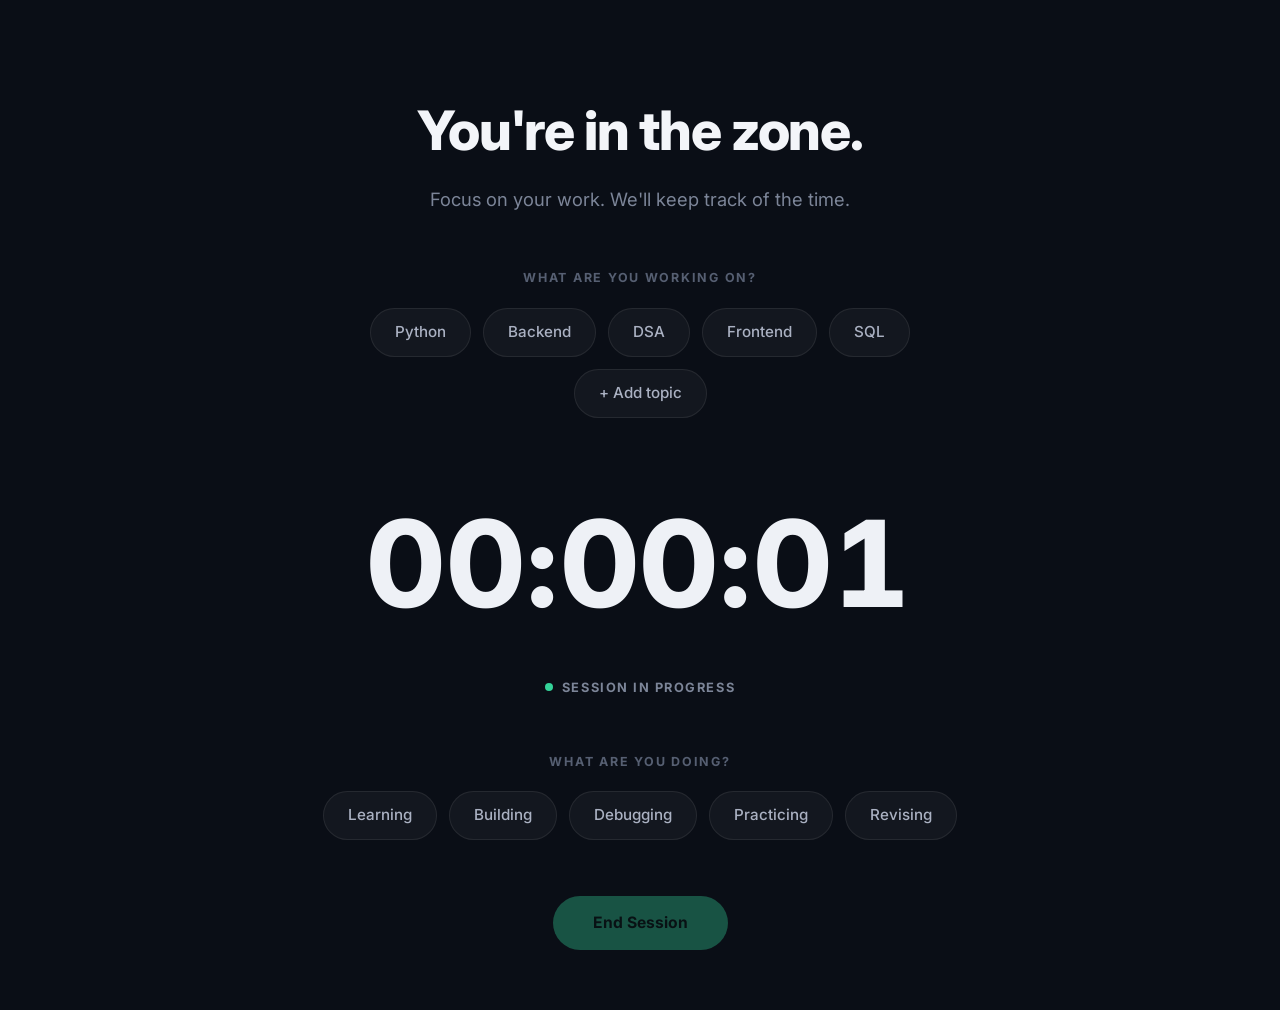
<file: session.html>
<!DOCTYPE html>
<html lang="en">
<head>
  <meta charset="UTF-8" />
  <meta name="viewport" content="width=device-width, initial-scale=1.0" />
  <title>CodePulse | Coding Session</title>
  <link rel="stylesheet" href="css/style.css" />
  <link rel="stylesheet" href="css/session.css" />
</head>
<body class="focus-body">
  <main class="focus-page">
    <h1>You're in the zone.</h1>
    <p class="focus-sub">Focus on your work. We'll keep track of the time.</p>

    <div class="focus-block">
      <div class="focus-label">What are you working on?</div>
      <div class="chips" id="topic-chips"><!-- filled in by session.js, based on onboarding --></div>
    </div>

    <div class="timer" id="timer">00:00:00</div>

    <div class="status">
      <span class="status-dot"></span>
      Session in progress
    </div>

    <div class="focus-block">
      <div class="focus-label">What are you doing?</div>
      <div class="chips" id="activity-chips">
        <div class="chip-option" data-value="Learning">Learning</div>
        <div class="chip-option" data-value="Building">Building</div>
        <div class="chip-option" data-value="Debugging">Debugging</div>
        <div class="chip-option" data-value="Practicing">Practicing</div>
        <div class="chip-option" data-value="Revising">Revising</div>
      </div>
    </div>

    <button class="end-btn" id="end-btn" disabled>End Session</button>
  </main>

  <script src="js/storage.js"></script>
  <script src="js/session.js"></script>
</body>
</html>
</file>
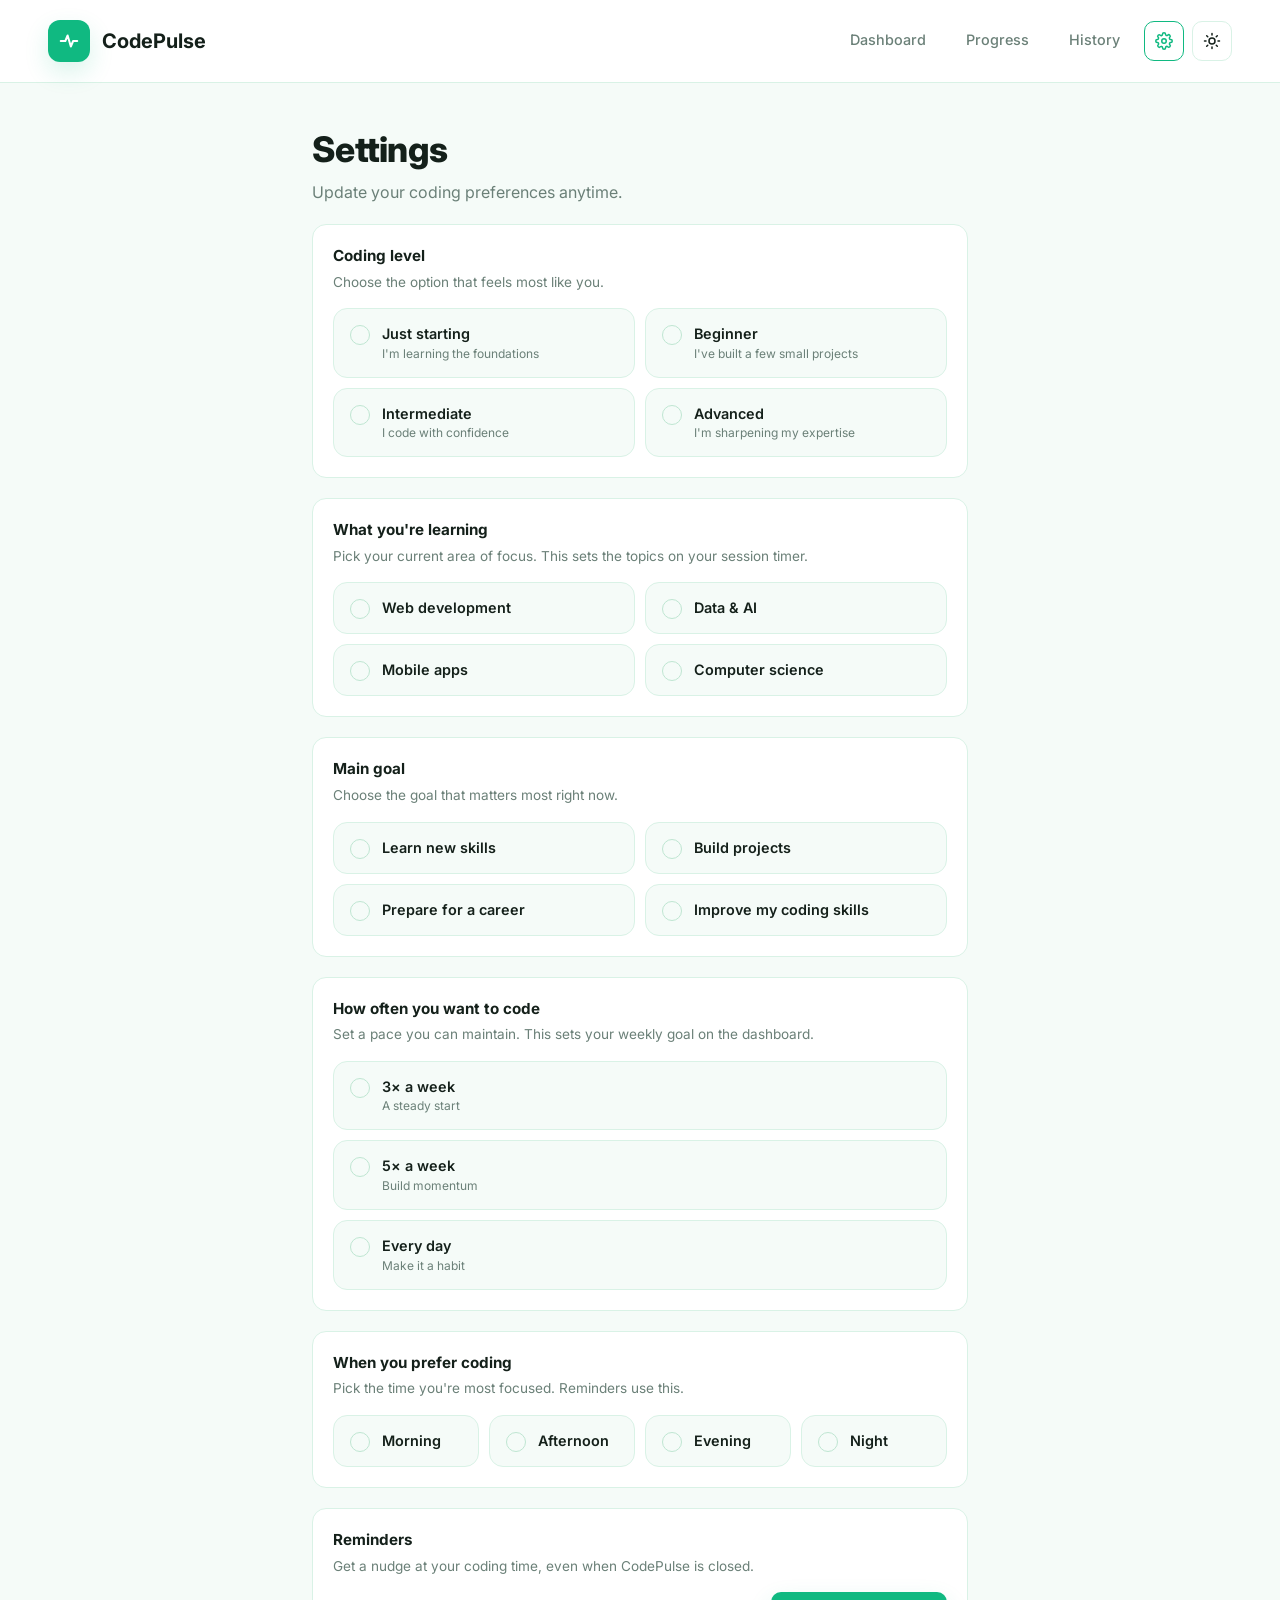
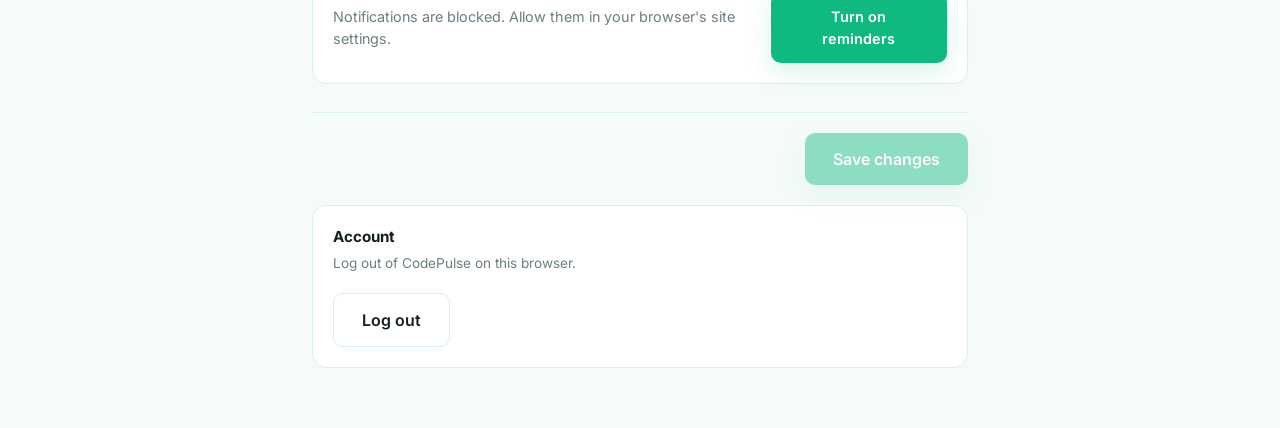
<file: settings.html>
<!DOCTYPE html>
<html lang="en">
<head>
  <meta charset="UTF-8" />
  <script>
    (function () {
      var t = localStorage.getItem("codepulse_theme") || "light";
      document.documentElement.setAttribute("data-theme", t);
    })();
  </script>
  <meta name="viewport" content="width=device-width, initial-scale=1.0" />
  <title>CodePulse | Settings</title>
  <link rel="stylesheet" href="css/style.css" />
  <link rel="stylesheet" href="css/dashboard.css" />
  <link rel="stylesheet" href="css/settings.css" />
</head>
<body class="has-bottom-nav">
  <header class="header">
    <div class="logo">
      <span class="logo-mark">
        <svg width="22" height="22" viewBox="0 0 24 24" fill="none" stroke="#fff" stroke-width="2.2" stroke-linecap="round" stroke-linejoin="round">
          <polyline points="3 12 8 12 10.5 6 14 18 16.5 12 21 12" />
        </svg>
      </span>
      CodePulse
    </div>
    <nav class="nav">
      <a href="dashboard.html">Dashboard</a>
       <a href="progress.html">Progress</a>
      <a href="history.html">History</a>
      <a href="settings.html" class="settings-link active" aria-label="Settings" title="Settings">
        <svg viewBox="0 0 24 24" fill="none" stroke="currentColor" stroke-width="2" stroke-linecap="round" stroke-linejoin="round"><circle cx="12" cy="12" r="3"/><path d="M19.4 15a1.65 1.65 0 0 0 .33 1.82l.06.06a2 2 0 0 1-2.83 2.83l-.06-.06a1.65 1.65 0 0 0-1.82-.33 1.65 1.65 0 0 0-1 1.51V21a2 2 0 0 1-4 0v-.09A1.65 1.65 0 0 0 9 19.4a1.65 1.65 0 0 0-1.82.33l-.06.06a2 2 0 0 1-2.83-2.83l.06-.06a1.65 1.65 0 0 0 .33-1.82 1.65 1.65 0 0 0-1.51-1H3a2 2 0 0 1 0-4h.09A1.65 1.65 0 0 0 4.6 9a1.65 1.65 0 0 0-.33-1.82l-.06-.06a2 2 0 0 1 2.83-2.83l.06.06a1.65 1.65 0 0 0 1.82.33H9a1.65 1.65 0 0 0 1-1.51V3a2 2 0 0 1 4 0v.09a1.65 1.65 0 0 0 1 1.51 1.65 1.65 0 0 0 1.82-.33l.06-.06a2 2 0 0 1 2.83 2.83l-.06.06a1.65 1.65 0 0 0-.33 1.82V9a1.65 1.65 0 0 0 1.51 1H21a2 2 0 0 1 0 4h-.09a1.65 1.65 0 0 0-1.51 1z"/></svg>
      </a>
      <button class="theme-toggle" id="theme-toggle" aria-label="Toggle dark mode" title="Toggle dark mode">
        <svg class="icon-sun" viewBox="0 0 24 24" fill="none" stroke="currentColor" stroke-width="2" stroke-linecap="round" stroke-linejoin="round"><circle cx="12" cy="12" r="4"></circle><path d="M12 2v2M12 20v2M4.93 4.93l1.41 1.41M17.66 17.66l1.41 1.41M2 12h2M20 12h2M6.34 17.66l-1.41 1.41M19.07 4.93l-1.41 1.41"/></svg>
        <svg class="icon-moon" viewBox="0 0 24 24" fill="none" stroke="currentColor" stroke-width="2" stroke-linecap="round" stroke-linejoin="round"><path d="M21 12.79A9 9 0 1 1 11.21 3 7 7 0 0 0 21 12.79z"/></svg>
      </button>
    </nav>
  </header>

  <main class="page settings-page">
    <h1>Settings</h1>
    <p class="lead">Update your coding preferences anytime.</p>

    <section class="card setting" data-question="level">
      <h3>Coding level</h3>
      <p class="help">Choose the option that feels most like you.</p>
      <div class="grid">
        <div class="option" data-value="just-starting">
          <span class="radio"></span>
          <span><span class="title">Just starting</span><span class="sub">I'm learning the foundations</span></span>
        </div>
        <div class="option" data-value="beginner">
          <span class="radio"></span>
          <span><span class="title">Beginner</span><span class="sub">I've built a few small projects</span></span>
        </div>
        <div class="option" data-value="intermediate">
          <span class="radio"></span>
          <span><span class="title">Intermediate</span><span class="sub">I code with confidence</span></span>
        </div>
        <div class="option" data-value="advanced">
          <span class="radio"></span>
          <span><span class="title">Advanced</span><span class="sub">I'm sharpening my expertise</span></span>
        </div>
      </div>
    </section>

    <section class="card setting" data-question="learning">
      <h3>What you're learning</h3>
      <p class="help">Pick your current area of focus. This sets the topics on your session timer.</p>
      <div class="grid">
        <div class="option" data-value="web-development">
          <span class="radio"></span><span class="title">Web development</span>
        </div>
        <div class="option" data-value="data-ai">
          <span class="radio"></span><span class="title">Data &amp; AI</span>
        </div>
        <div class="option" data-value="mobile-apps">
          <span class="radio"></span><span class="title">Mobile apps</span>
        </div>
        <div class="option" data-value="computer-science">
          <span class="radio"></span><span class="title">Computer science</span>
        </div>
      </div>
    </section>

    <section class="card setting" data-question="goal">
      <h3>Main goal</h3>
      <p class="help">Choose the goal that matters most right now.</p>
      <div class="grid">
        <div class="option" data-value="learn">
          <span class="radio"></span><span class="title">Learn new skills</span>
        </div>
        <div class="option" data-value="build">
          <span class="radio"></span><span class="title">Build projects</span>
        </div>
        <div class="option" data-value="career">
          <span class="radio"></span><span class="title">Prepare for a career</span>
        </div>
        <div class="option" data-value="improve">
          <span class="radio"></span><span class="title">Improve my coding skills</span>
        </div>
      </div>
    </section>

    <section class="card setting" data-question="frequency">
      <h3>How often you want to code</h3>
      <p class="help">Set a pace you can maintain. This sets your weekly goal on the dashboard.</p>
      <div class="grid one">
        <div class="option" data-value="3">
          <span class="radio"></span>
          <span><span class="title">3&times; a week</span><span class="sub">A steady start</span></span>
        </div>
        <div class="option" data-value="5">
          <span class="radio"></span>
          <span><span class="title">5&times; a week</span><span class="sub">Build momentum</span></span>
        </div>
        <div class="option" data-value="7">
          <span class="radio"></span>
          <span><span class="title">Every day</span><span class="sub">Make it a habit</span></span>
        </div>
      </div>
    </section>

    <section class="card setting" data-question="time">
      <h3>When you prefer coding</h3>
      <p class="help">Pick the time you're most focused. Reminders use this.</p>
      <div class="grid four">
        <div class="option" data-value="morning">
          <span class="radio"></span><span class="title">Morning</span>
        </div>
        <div class="option" data-value="afternoon">
          <span class="radio"></span><span class="title">Afternoon</span>
        </div>
        <div class="option" data-value="evening">
          <span class="radio"></span><span class="title">Evening</span>
        </div>
        <div class="option" data-value="night">
          <span class="radio"></span><span class="title">Night</span>
        </div>
      </div>
    </section>
    <section class="card setting">
      <h3>Reminders</h3>
      <p class="help">Get a nudge at your coding time, even when CodePulse is closed.</p>
      <div class="push-row">
        <span id="push-status">Checking...</span>
        <button class="btn" id="push-btn" type="button">Turn on reminders</button>
      </div>
    </section>
    <div class="save-bar">
      <span class="save-status" id="save-status"></span>
      <button class="btn" id="save-btn" disabled>Save changes</button>
    </div>
     <section class="card setting">
      <h3>Account</h3>
      <p class="help">Log out of CodePulse on this browser.</p>
      <button class="btn logout-btn" id="logout-btn" type="button">Log out</button>
    </section>
  </main>

  <nav class="bottom-nav">
    <a href="dashboard.html">
      <svg viewBox="0 0 24 24" fill="none" stroke="currentColor" stroke-width="2" stroke-linecap="round" stroke-linejoin="round"><path d="M3 9.5 12 3l9 6.5"/><path d="M5 10v10a1 1 0 0 0 1 1h3v-6h6v6h3a1 1 0 0 0 1-1V10"/></svg>
      <span>Home</span>
    </a>
    <a href="progress.html">
      <svg viewBox="0 0 24 24" fill="none" stroke="currentColor" stroke-width="2" stroke-linecap="round" stroke-linejoin="round"><line x1="6" y1="20" x2="6" y2="12"/><line x1="12" y1="20" x2="12" y2="6"/><line x1="18" y1="20" x2="18" y2="14"/></svg>
      <span>Progress</span>
    </a>
    <a href="session.html">
      <span class="bottom-nav-plus-wrap"><span class="bottom-nav-plus"><svg viewBox="0 0 24 24" fill="none" stroke="currentColor" stroke-width="2.4" stroke-linecap="round" stroke-linejoin="round"><line x1="12" y1="5" x2="12" y2="19"/><line x1="5" y1="12" x2="19" y2="12"/></svg></span></span>
      <span>Log</span>
    </a>
    <a href="history.html">
      <svg viewBox="0 0 24 24" fill="none" stroke="currentColor" stroke-width="2" stroke-linecap="round" stroke-linejoin="round"><circle cx="12" cy="12" r="9"/><polyline points="12 7 12 12 15 14"/></svg>
      <span>History</span>
    </a>
  </nav>

  <script src="js/storage.js"></script>
  <script src="js/push.js"></script>
  <script src="js/theme.js"></script>
  <script src="js/settings.js"></script>
</body>
</html>
</file>
<file: css/style.css>
@import url("https://fonts.googleapis.com/css2?family=Inter:wght@400;500;600;700;800&display=swap");

/* ---------- Design tokens ---------- */
:root {
  --blue: #10b981;
  --blue-dark: #059669;
  --blue-light: rgba(16, 185, 129, 0.12);
  --accent2: #34d399;
  --bg: #f5fbf8;
  --surface: #ffffff;
  --border: #d9f2e6;
  --text: #14201a;
  --muted: #6b8078;
  --green: #16a34a;
  --green-light: #e6f7ec;
  --radius: 14px;
  --shadow: 0 10px 24px rgba(16, 185, 129, 0.16);
  color-scheme: light;

  /* Secondary tokens for details that differ more between light/dark
     than a simple accent swap (gradients, tints, chart bars) */
  --hero-grad-1: #eafbf3;
  --hero-grad-2: #f5fbf8;
  --hero-grad-3: #ffffff;
  --underline: #bdf0d6;
  --streak-text: #ea580c;
  --streak-bg: #fff3e8;
  --chart-track: #eef8f3;
  --chart-fill-light: #a7e8c9;
  --chart-fill-pale: #d7f3e4;
  --shadow-soft: 0 10px 30px rgba(20, 32, 22, 0.08);
  --shadow-accent: 0 24px 60px rgba(16, 185, 129, 0.18);
  --radio-border-color: #bfe6d2;
  --rhythm-bar-light: #bfe6d2;
}

:root[data-theme="dark"] {
  --blue: #34d399;
  --blue-dark: #10b981;
  --blue-light: rgba(52, 211, 153, 0.18);
  --accent2: #6ee7b7;
  --bg: #0e1712;
  --surface: #16211c;
  --border: #23342b;
  --text: #eaf5ef;
  --muted: #93a89c;
  --green: #34d399;
  --green-light: rgba(52, 211, 153, 0.16);
  --shadow: 0 10px 24px rgba(0, 0, 0, 0.45);
  color-scheme: dark;

  --hero-grad-1: #16211c;
  --hero-grad-2: #0e1712;
  --hero-grad-3: #0a100c;
  --underline: #1f4a36;
  --streak-text: #fb923c;
  --streak-bg: rgba(249, 115, 22, 0.15);
  --chart-track: #17241d;
  --chart-fill-light: #2c5943;
  --chart-fill-pale: #203228;
  --shadow-soft: 0 10px 30px rgba(0, 0, 0, 0.4);
  --shadow-accent: 0 24px 60px rgba(0, 0, 0, 0.5);
  --radio-border-color: #2c4436;
  --rhythm-bar-light: #2c4436;
}

/* ---------- Reset ---------- */
*,
*::before,
*::after {
  box-sizing: border-box;
  margin: 0;
  padding: 0;
}

body {
  font-family: "Inter", system-ui, sans-serif;
  color: var(--text);
  background: var(--bg);
  line-height: 1.5;
  min-height: 100vh;
}

a {
  text-decoration: none;
  color: inherit;
}

/* ---------- Logo ---------- */
.logo {
  display: flex;
  align-items: center;
  gap: 12px;
  font-size: 1.25rem;
  font-weight: 700;
}

.logo-mark {
  width: 42px;
  height: 42px;
  border-radius: 12px;
  background: var(--blue);
  color: #fff;
  display: grid;
  place-items: center;
  font-size: 1.2rem;
  box-shadow: var(--shadow);
}

/* ---------- Buttons ---------- */
.btn {
  display: inline-flex;
  align-items: center;
  justify-content: center;
  gap: 8px;
  padding: 14px 28px;
  font: inherit;
  font-weight: 600;
  color: #fff;
  background: var(--blue);
  border: none;
  border-radius: 10px;
  cursor: pointer;
  box-shadow: var(--shadow);
  transition: background 0.15s, transform 0.15s;
}

.btn:hover {
  background: var(--blue-dark);
  transform: translateY(-1px);
}

/* ---------- Cards ---------- */
.card {
  background: var(--surface);
  border: 1px solid var(--border);
  border-radius: var(--radius);
  padding: 20px;
}

/* ---------- Selectable option (used in onboarding) ---------- */
.option {
  display: flex;
  align-items: center;
  gap: 12px;
  padding: 16px;
  background: var(--surface);
  border: 1px solid var(--border);
  border-radius: var(--radius);
  cursor: pointer;
  transition: border-color 0.15s, background 0.15s;
}

.option:hover {
  border-color: var(--blue);
}

.option.selected {
  border-color: var(--blue);
  background: var(--blue-light);
}

/* ---------- Pill / badge ---------- */
.pill {
  display: inline-block;
  padding: 6px 14px;
  font-size: 0.8rem;
  font-weight: 600;
  color: var(--blue);
  background: var(--blue-light);
  border-radius: 999px;
}

/* ---------- Theme toggle button ---------- */
.theme-toggle {
  display: inline-flex;
  align-items: center;
  justify-content: center;
  width: 40px;
  height: 40px;
  flex-shrink: 0;
  color: var(--text);
  background: var(--surface);
  border: 1px solid var(--border);
  border-radius: 10px;
  cursor: pointer;
  transition: background 0.15s, border-color 0.15s;
}

.theme-toggle:hover {
  border-color: var(--blue);
}

.theme-toggle svg {
  width: 18px;
  height: 18px;
}

.theme-toggle .icon-moon {
  display: none;
}

:root[data-theme="dark"] .theme-toggle .icon-sun {
  display: none;
}

:root[data-theme="dark"] .theme-toggle .icon-moon {
  display: block;
}

/* ---------- Bottom tab bar (mobile) ---------- */
.bottom-nav {
  display: none;
  position: fixed;
  left: 0;
  right: 0;
  bottom: 0;
  z-index: 50;
  justify-content: space-around;
  align-items: flex-end;
  padding: 10px 8px calc(10px + env(safe-area-inset-bottom, 0px));
  background: var(--surface);
  border-top: 1px solid var(--border);
}

.bottom-nav a,
.bottom-nav .nav-item {
  display: flex;
  flex-direction: column;
  align-items: center;
  gap: 4px;
  padding: 4px 10px;
  font-size: 0.7rem;
  font-weight: 600;
  color: var(--muted);
  background: none;
  border: none;
  cursor: pointer;
  text-decoration: none;
}

.bottom-nav a svg {
  width: 22px;
  height: 22px;
}

.bottom-nav a.active {
  color: var(--blue);
}

.bottom-nav-plus-wrap {
  margin-top: -30px;
}

.bottom-nav-plus {
  display: flex;
  align-items: center;
  justify-content: center;
  width: 52px;
  height: 52px;
  color: #fff;
  background: var(--blue);
  border-radius: 50%;
  box-shadow: var(--shadow);
}

.bottom-nav-plus svg {
  width: 24px;
  height: 24px;
}

@media (max-width: 760px) {
  .bottom-nav {
    display: flex;
  }
  body.has-bottom-nav {
    padding-bottom: 76px;
  }
  .header .nav a:not(.settings-link) {
    display: none;
  }
}

/* ---------- Settings (gear) link in the header ---------- */
.nav .settings-link {
  display: inline-flex;
  align-items: center;
  justify-content: center;
  width: 40px;
  height: 40px;
  padding: 0;
  flex-shrink: 0;
  color: var(--text);
  background: var(--surface);
  border: 1px solid var(--border);
  border-radius: 10px;
}

.nav .settings-link:hover {
  color: var(--text);
  background: var(--surface);
  border-color: var(--blue);
}

.nav .settings-link.active {
  color: var(--blue);
  background: var(--surface);
  border-color: var(--blue);
}

.nav .settings-link svg {
  width: 18px;
  height: 18px;
}
</file>
<file: css/welcome.css>
body {
  background: linear-gradient(180deg, var(--hero-grad-1) 0%, var(--hero-grad-2) 55%, var(--hero-grad-3) 100%);
}

.w-page {
  display: flex;
  flex-direction: column;
  min-height: 100vh;
  max-width: 1360px;
  margin: 0 auto;
  padding: 0 48px;
}

/* ---------- Header ---------- */
.w-header {
  display: flex;
  justify-content: space-between;
  align-items: center;
  padding: 28px 0;
}

.w-tagline {
  display: flex;
  align-items: center;
  gap: 8px;
  font-size: 0.9rem;
  color: var(--muted);
}

.dot {
  width: 6px;
  height: 6px;
  background: var(--blue);
  border-radius: 50%;
}

/* ---------- Hero ---------- */
.w-hero {
  flex: 1;
  display: grid;
  grid-template-columns: 1.1fr 1fr;
  align-items: center;
  gap: 48px;
  padding: 40px 0 60px;
}

.chip {
  display: inline-flex;
  align-items: center;
  gap: 8px;
  padding: 8px 16px;
  font-size: 0.8rem;
  font-weight: 600;
  color: var(--blue);
  background: var(--surface);
  border: 1px solid var(--border);
  border-radius: 999px;
}

.w-left h1 {
  margin: 28px 0 22px;
  font-size: clamp(2.6rem, 5.4vw, 4.4rem);
  font-weight: 800;
  line-height: 1.12;
  letter-spacing: -0.03em;
}

.hl {
  position: relative;
  color: var(--blue);
}

.hl::after {
  content: "";
  position: absolute;
  left: 0;
  right: 0;
  bottom: -6px;
  height: 10px;
  border-bottom: 4px solid var(--underline);
  border-radius: 50%;
}

.sub {
  font-size: 1.2rem;
  color: var(--muted);
}

.cta-row {
  display: flex;
  align-items: center;
  flex-wrap: wrap;
  gap: 22px;
  margin-top: 36px;
  font-size: 0.95rem;
  color: var(--muted);
}

.cta-row .btn {
  padding: 18px 30px;
  font-size: 1rem;
}

.login {
  font-weight: 600;
  color: var(--text);
  border-bottom: 1px solid var(--blue);
}

.checks {
  display: flex;
  flex-wrap: wrap;
  gap: 24px;
  margin-top: 32px;
  list-style: none;
  font-size: 0.82rem;
  color: var(--muted);
}

.checks li {
  display: flex;
  align-items: center;
  gap: 10px;
}

.checks li::before {
  content: "\2713";
  width: 22px;
  height: 22px;
  display: grid;
  place-items: center;
  font-size: 0.65rem;
  font-weight: 700;
  color: var(--blue);
  background: var(--blue-light);
  border-radius: 50%;
}

/* ---------- Preview card ---------- */
.w-right {
  position: relative;
  padding-top: 40px;
}

.preview-label {
  display: flex;
  align-items: center;
  justify-content: flex-end;
  gap: 12px;
  margin-bottom: 20px;
  font-size: 0.8rem;
  color: var(--muted);
}

.preview-label::before {
  content: "";
  width: 40px;
  height: 1px;
  background: var(--border);
}

.preview {
  position: relative;
  max-width: 530px;
  margin-left: auto;
  margin-right: 50px;
  padding: 28px 30px;
  background: var(--surface);
  border: 1px solid var(--border);
  border-radius: 24px;
  box-shadow: var(--shadow-accent);
}

.preview-top {
  display: flex;
  justify-content: space-between;
  align-items: flex-start;
}

.preview-top small {
  font-size: 0.8rem;
  color: var(--muted);
}

.preview-top h4 {
  margin-top: 6px;
  font-size: 1.1rem;
  font-weight: 700;
}

.streak {
  display: flex;
  align-items: center;
  gap: 8px;
  padding: 7px 14px;
  font-size: 0.78rem;
  font-weight: 600;
  color: var(--streak-text);
  background: var(--streak-bg);
  border-radius: 999px;
}

.streak::before {
  content: "";
  width: 7px;
  height: 7px;
  background: #f97316;
  border-radius: 50%;
}

.chart {
  display: flex;
  justify-content: space-between;
  gap: 14px;
  margin-top: 34px;
}

.col {
  flex: 1;
  text-align: center;
}

.track {
  display: flex;
  align-items: flex-end;
  height: 110px;
  padding: 0;
  background: var(--chart-track);
  border-radius: 10px;
}

.fill {
  width: 100%;
  border-radius: 10px;
  background: var(--chart-fill-light);
}

.fill.dark {
  background: var(--blue);
}

.fill.pale {
  background: var(--chart-fill-pale);
}

.col span {
  display: block;
  margin-top: 12px;
  font-size: 0.75rem;
  color: var(--muted);
}

.col.active span {
  font-weight: 700;
  color: var(--blue);
}

.preview-stats {
  display: flex;
  gap: 40px;
  margin-top: 24px;
  padding-top: 22px;
  border-top: 1px solid var(--border);
}

.preview-stats small {
  display: block;
  font-size: 0.78rem;
  color: var(--muted);
}

.preview-stats strong {
  display: block;
  margin-top: 6px;
  font-size: 1.2rem;
}

/* ---------- Floating cards ---------- */
.float-session {
  position: absolute;
  left: -36px;
  top: 96px;
  display: flex;
  align-items: center;
  gap: 12px;
  padding: 12px 20px 12px 14px;
  background: var(--surface);
  border: 1px solid var(--border);
  border-radius: 14px;
  box-shadow: var(--shadow-soft);
}

.float-session .tick {
  width: 36px;
  height: 36px;
  display: grid;
  place-items: center;
  color: var(--green);
  background: var(--green-light);
  border-radius: 10px;
}

.float-session strong {
  display: block;
  font-size: 0.8rem;
}

.float-session small {
  font-size: 0.75rem;
  color: var(--muted);
}

.float-consistency {
  position: absolute;
  right: -50px;
  bottom: -20px;
  padding: 16px 20px;
  color: #fff;
  background: var(--blue);
  border-radius: 14px;
  box-shadow: 0 14px 30px rgba(255, 95, 109, 0.35);
}

.float-consistency small {
  display: block;
  font-size: 0.75rem;
  opacity: 0.9;
}

.float-consistency strong {
  display: block;
  margin: 4px 0;
  font-size: 1.6rem;
  font-weight: 800;
}

/* ---------- Footer ---------- */
.w-footer {
  display: flex;
  justify-content: space-between;
  padding: 28px 0;
  border-top: 1px solid var(--border);
  font-size: 0.8rem;
  color: var(--muted);
}

/* ---------- Responsive ---------- */
@media (max-width: 960px) {
  .w-page {
    padding: 0 24px;
  }
  .w-hero {
    grid-template-columns: 1fr;
  }
  .preview {
    margin-right: 0;
  }
  .float-session {
    left: -12px;
  }
  .float-consistency {
    right: -8px;
  }
  .w-footer {
    flex-direction: column;
    gap: 6px;
  }
}

/* ---------- Header right group (tagline + theme toggle) ---------- */
.w-header-right {
  display: flex;
  align-items: center;
  gap: 16px;
}
@media (max-width: 760px) {
  .w-right,
  .w-tagline {
    display: none;
  }

  .w-hero {
    align-content: center;
    min-height: calc(100vh - 150px);
    padding: 24px 0;
  }

  .cta-row {
    flex-direction: column;
    align-items: stretch;
    gap: 14px;
    text-align: center;
  }

  .cta-row .btn {
    width: 100%;
    justify-content: center;
  }
}
</file>
<file: css/auth.css>
.auth-page {
  min-height: 100vh;
  display: flex;
  flex-direction: column;
  align-items: center;
  justify-content: center;
  gap: 24px;
  padding: 24px 16px;
  background: var(--bg);
}

.auth-logo {
  display: flex;
  align-items: center;
  gap: 10px;
  font-size: 1.2rem;
  font-weight: 800;
  color: var(--text);
  text-decoration: none;
}

.auth-card {
  width: 100%;
  max-width: 400px;
  padding: 32px;
}

.auth-card h1 {
  font-size: 1.6rem;
  font-weight: 800;
  letter-spacing: -0.02em;
  margin-bottom: 6px;
}

.auth-card .lead {
  margin-bottom: 24px;
  color: var(--muted);
  font-size: 0.95rem;
}

.auth-card label {
  display: block;
  margin: 14px 0 6px;
  font-size: 0.85rem;
  font-weight: 600;
}

.auth-card input {
  width: 100%;
  padding: 12px 14px;
  font: inherit;
  color: var(--text);
  background: var(--bg);
  border: 1px solid var(--border);
  border-radius: 12px;
  outline: none;
}

.auth-card input:focus {
  border-color: var(--blue);
}

.auth-error {
  min-height: 1.3em;
  margin: 14px 0 10px;
  font-size: 0.85rem;
  font-weight: 600;
  color: #ef4444;
}

.auth-card .btn {
  width: 100%;
  justify-content: center;
}

.auth-card .btn:disabled {
  opacity: 0.6;
  cursor: not-allowed;
}

.auth-switch {
  margin-top: 18px;
  text-align: center;
  font-size: 0.9rem;
  color: var(--muted);
}

.auth-switch a {
  color: var(--blue);
  font-weight: 600;
  text-decoration: none;
}

.password-wrap {
  position: relative;
}

.password-wrap input {
  padding-right: 68px;
}

.toggle-password {
  position: absolute;
  right: 8px;
  top: 50%;
  transform: translateY(-50%);
  padding: 6px 10px;
  font: inherit;
  font-size: 0.8rem;
  font-weight: 600;
  color: var(--blue);
  background: none;
  border: none;
  cursor: pointer;
}
</file>
<file: css/dashboard.css>
/* ---------- Header ---------- */
.header {
  display: flex;
  justify-content: space-between;
  align-items: center;
  padding: 20px 48px;
  background: var(--surface);
  border-bottom: 1px solid var(--border);
}

.nav {
  display: flex;
  gap: 8px;
}

.nav a {
  padding: 8px 16px;
  font-size: 0.9rem;
  font-weight: 500;
  color: var(--muted);
  border-radius: 8px;
}

.nav a:hover {
  color: var(--text);
  background: var(--bg);
}

.nav a.active {
  color: var(--blue);
  background: var(--blue-light);
}

/* ---------- Page ---------- */
.page {
  max-width: 960px;
  margin: 0 auto;
  padding: 40px 32px 60px;
}

.greeting h1 {
  font-size: 2rem;
  font-weight: 800;
  letter-spacing: -0.02em;
}

.greeting p {
  margin-top: 4px;
  color: var(--muted);
}

/* ---------- Hero ---------- */
.hero {
  display: flex;
  justify-content: space-between;
  align-items: center;
  gap: 24px;
  margin-top: 28px;
  padding: 28px;
  background: linear-gradient(135deg, rgba(77, 123, 255, 0.2), var(--surface));
  box-shadow: var(--shadow);
}

.hero h3 {
  font-size: 1.15rem;
}

.hero p {
  font-size: 0.9rem;
  color: var(--muted);
}

/* ---------- Stats ---------- */
.stats {
  display: grid;
  grid-template-columns: repeat(3, 1fr);
  gap: 16px;
  margin-top: 20px;
}

.stat .label {
  font-size: 0.85rem;
  color: var(--muted);
}

.stat .value {
  margin-top: 6px;
  font-size: 1.8rem;
  font-weight: 800;
  letter-spacing: -0.02em;
}

/* ---------- Two column ---------- */
.two-col {
  display: grid;
  grid-template-columns: 1fr 1fr;
  gap: 16px;
  margin-top: 16px;
}

.card h3 {
  font-size: 0.95rem;
  font-weight: 700;
  margin-bottom: 14px;
}

.progress-track {
  height: 10px;
  background: var(--border);
  border-radius: 999px;
  overflow: hidden;
}

.progress-fill {
  height: 100%;
  width: 0;
  background: var(--blue);
  border-radius: 999px;
  transition: width 0.4s;
}

.progress-text {
  margin-top: 10px;
  font-size: 0.85rem;
  color: var(--muted);
}

.focus-value {
  font-size: 1.3rem;
  font-weight: 700;
  color: var(--blue);
}

.focus-note {
  margin-top: 6px;
  font-size: 0.85rem;
  color: var(--muted);
}

/* ---------- Recent sessions ---------- */
.recent {
  margin-top: 16px;
}

.session-row {
  display: flex;
  justify-content: space-between;
  align-items: center;
  padding: 12px 0;
  border-bottom: 1px solid var(--border);
}

.session-row:last-child {
  border-bottom: none;
}

.session-row .topic {
  font-weight: 600;
}

.session-row .meta {
  font-size: 0.8rem;
  color: var(--muted);
}

.session-row .right {
  display: flex;
  align-items: center;
  gap: 14px;
}

.session-row .mood {
  font-size: 1.1rem;
}

.session-row .time {
  font-weight: 600;
  color: var(--blue);
}

.empty {
  padding: 12px 0;
  color: var(--muted);
  font-size: 0.9rem;
}

/* ---------- Responsive ---------- */
@media (max-width: 720px) {
  .header {
    padding: 16px 20px;
  }
  .hero {
    flex-direction: column;
    align-items: flex-start;
  }
  .stats,
  .two-col {
    grid-template-columns: 1fr;
  }
}
</file>
<file: css/history.css>
.history-page h1 {
  font-size: 2.2rem;
  font-weight: 800;
  letter-spacing: -0.02em;
}

.history-page .lead {
  margin-top: 4px;
  color: var(--muted);
}

/* ---------- Progress summary card ---------- */
.progress-card {
  margin-top: 24px;
  padding: 22px 24px;
  background: var(--blue-light);
  border-radius: 18px;
}

.progress-card-head {
  display: flex;
  justify-content: space-between;
  align-items: center;
  font-size: 0.78rem;
  font-weight: 700;
  letter-spacing: 0.1em;
  text-transform: uppercase;
  color: var(--blue-dark);
}

.progress-card-head svg {
  width: 20px;
  height: 20px;
  color: var(--blue);
}

.progress-stats {
  display: flex;
  align-items: center;
  gap: 24px;
  margin-top: 16px;
}

.progress-stat strong {
  display: block;
  font-size: 1.8rem;
  font-weight: 800;
  letter-spacing: -0.02em;
  color: var(--text);
}

.progress-stat span {
  font-size: 0.85rem;
  color: var(--muted);
}

.progress-divider {
  width: 1px;
  height: 40px;
  background: var(--border);
}

.progress-note {
  margin-top: 16px;
  padding-top: 14px;
  border-top: 1px solid var(--border);
  font-size: 0.9rem;
  font-weight: 600;
  color: var(--blue-dark);
}

/* ---------- Sessions header ---------- */
.sessions-head {
  display: flex;
  justify-content: space-between;
  align-items: baseline;
  margin-top: 36px;
}

.sessions-head h2 {
  font-size: 1.2rem;
  font-weight: 700;
}

.sessions-head .muted-label {
  font-size: 0.85rem;
  color: var(--muted);
}

/* ---------- Filter chips ---------- */
.filter-chips {
  display: flex;
  flex-wrap: wrap;
  gap: 8px;
  margin-top: 16px;
}

.filter-chip {
  padding: 9px 18px;
  font: inherit;
  font-size: 0.85rem;
  font-weight: 600;
  color: var(--muted);
  background: var(--surface);
  border: 1px solid var(--border);
  border-radius: 999px;
  cursor: pointer;
  transition: border-color 0.15s, background 0.15s, color 0.15s;
}

.filter-chip:hover {
  border-color: var(--blue);
}

.filter-chip.active {
  color: var(--blue-dark);
  background: var(--blue-light);
  border-color: var(--blue);
}

/* ---------- Day group ---------- */
.day-group {
  margin-top: 30px;
}

.day-heading {
  display: flex;
  align-items: center;
  gap: 12px;
  margin-bottom: 12px;
  font-size: 0.78rem;
  font-weight: 700;
  letter-spacing: 0.1em;
  text-transform: uppercase;
  color: var(--muted);
}

.day-heading .rule {
  flex: 1;
  height: 1px;
  background: var(--border);
}

.day-group .session-card + .session-card {
  margin-top: 14px;
}

/* ---------- Session card ---------- */
.session-card {
  padding: 18px 20px;
  background: var(--surface);
  border: 1px solid var(--border);
  border-radius: 16px;
  box-shadow: var(--shadow-soft);
}

.session-card-top {
  display: flex;
  justify-content: space-between;
  align-items: baseline;
}

.session-card-top .topic {
  font-size: 1.1rem;
  font-weight: 700;
}

.session-card-top .time-of-day {
  font-size: 0.8rem;
  color: var(--muted);
}

.session-card-sub {
  margin-top: 4px;
  font-size: 0.88rem;
  color: var(--muted);
}

.session-card-bottom {
  display: flex;
  align-items: flex-start;
  gap: 10px;
  margin-top: 14px;
  padding-top: 14px;
  border-top: 1px solid var(--border);
}

.mood-badge {
  flex-shrink: 0;
  padding: 5px 11px;
  font-size: 0.8rem;
  font-weight: 600;
  color: var(--streak-text);
  background: var(--streak-bg);
  border-radius: 999px;
  white-space: nowrap;
}

.note-text {
  font-size: 0.88rem;
  color: var(--muted);
  line-height: 1.45;
}

/* ---------- Empty state ---------- */
.empty-state {
  margin-top: 40px;
  padding: 48px 24px;
  text-align: center;
  color: var(--muted);
}

.empty-state a {
  color: var(--blue);
  font-weight: 600;
}

@media (max-width: 560px) {
  .progress-stats {
    gap: 16px;
  }
}
</file>
<file: css/onboarding.css>
/* ---------- Layout ---------- */
.shell {
  display: grid;
  grid-template-columns: 330px 1fr;
  min-height: 100vh;
  background: var(--bg);
}

/* ---------- Sidebar ---------- */
.sidebar {
  display: flex;
  flex-direction: column;
  justify-content: space-between;
  padding: 40px;
  background: linear-gradient(180deg, var(--blue-light) 0%, var(--bg) 100%);
  border-right: 1px solid var(--border);
}

.eyebrow {
  display: flex;
  align-items: center;
  gap: 10px;
  margin-top: 70px;
  font-size: 0.72rem;
  font-weight: 700;
  letter-spacing: 0.12em;
  color: var(--blue);
}

.eyebrow::before {
  content: "";
  width: 28px;
  height: 1px;
  background: var(--blue);
}

.sidebar h2 {
  margin: 20px 0 16px;
  font-size: 2rem;
  line-height: 1.15;
  font-weight: 800;
  letter-spacing: -0.02em;
}

.sidebar p {
  color: var(--muted);
  font-size: 0.95rem;
}

/* ---------- Weekly rhythm card ---------- */
.rhythm {
  padding: 22px;
  background: var(--surface);
  border-radius: 18px;
  box-shadow: var(--shadow);
}

.rhythm-head {
  display: flex;
  justify-content: space-between;
  align-items: center;
  font-size: 0.85rem;
  color: var(--muted);
}

.status {
  padding: 4px 10px;
  font-size: 0.75rem;
  font-weight: 600;
  color: var(--green);
  background: var(--green-light);
  border-radius: 999px;
}

.bars {
  display: flex;
  align-items: flex-end;
  justify-content: space-between;
  height: 100px;
  margin-top: 24px;
}

.bar {
  width: 22px;
  border-radius: 999px;
  background: var(--blue);
}

.bar.light {
  background: var(--rhythm-bar-light);
}

.days {
  display: flex;
  justify-content: space-between;
  margin-top: 10px;
  font-size: 0.75rem;
  color: var(--muted);
}

.days span {
  width: 22px;
  text-align: center;
}

/* ---------- Main ---------- */
.main {
  display: flex;
  flex-direction: column;
}

.topbar {
  display: flex;
  justify-content: flex-end;
  align-items: center;
  gap: 12px;
  padding: 28px 64px;
  border-bottom: 1px solid var(--border);
  font-size: 0.9rem;
  color: var(--muted);
}

.topbar strong {
  color: var(--text);
  font-weight: 600;
}

.progress {
  width: 100px;
  height: 6px;
  background: var(--border);
  border-radius: 999px;
  overflow: hidden;
}

.progress span {
  display: block;
  width: 50%;
  height: 100%;
  background: var(--blue);
  border-radius: 999px;
}

.content {
  flex: 1;
  width: 100%;
  max-width: 960px;
  margin: 0 auto;
  padding: 40px 32px 0;
}

.content h1 {
  margin: 18px 0 12px;
  font-size: 2.4rem;
  font-weight: 800;
  letter-spacing: -0.02em;
}

.lead {
  max-width: 62ch;
  color: var(--muted);
}

/* ---------- Questions ---------- */
.questions {
  display: grid;
  grid-template-columns: 1fr 1fr;
  gap: 40px 48px;
  margin-top: 36px;
}

.q-head {
  display: flex;
  gap: 12px;
  margin-bottom: 14px;
}

.q-num {
  flex-shrink: 0;
  width: 30px;
  height: 30px;
  display: grid;
  place-items: center;
  font-size: 0.7rem;
  font-weight: 700;
  color: var(--blue);
  background: var(--blue-light);
  border-radius: 50%;
}

.q-head h3 {
  font-size: 1rem;
  font-weight: 700;
}

.q-head p {
  font-size: 0.85rem;
  color: var(--muted);
}

.grid {
  display: grid;
  grid-template-columns: 1fr 1fr;
  gap: 10px;
}

.grid.one {
  grid-template-columns: 1fr;
}

/* ---------- Option card (extends .option from style.css) ---------- */
.option {
  align-items: flex-start;
  padding: 14px 16px;
}

.radio {
  flex-shrink: 0;
  width: 20px;
  height: 20px;
  margin-top: 2px;
  display: grid;
  place-items: center;
  border: 1.5px solid var(--radio-border-color);
  border-radius: 50%;
  background: var(--bg);
}

.option.selected .radio {
  background: var(--blue);
  border-color: var(--blue);
}

.option.selected .radio::after {
  content: "\2713";
  color: #fff;
  font-size: 0.7rem;
  font-weight: 700;
}

.option .title {
  display: block;
  font-size: 0.9rem;
  font-weight: 600;
}

.option .sub {
  display: block;
  font-size: 0.75rem;
  color: var(--muted);
}

/* ---------- Footer ---------- */
.footer {
  display: flex;
  justify-content: space-between;
  align-items: center;
  margin: 40px 0 32px;
  padding-top: 24px;
  border-top: 1px solid var(--border);
  font-size: 0.8rem;
  color: var(--muted);
}

.btn:disabled {
  opacity: 0.45;
  cursor: not-allowed;
  transform: none;
}

/* ---------- Responsive ---------- */
@media (max-width: 900px) {
  .shell {
    grid-template-columns: 1fr;
  }
  .sidebar {
    display: none;
  }
  .topbar {
    padding: 20px 24px;
  }
  .questions {
    grid-template-columns: 1fr;
  }
}

/* ---------- Step 2 additions ---------- */
.progress.full span {
  width: 100%;
}

.span-2 {
  grid-column: 1 / -1;
}

.grid.four {
  grid-template-columns: repeat(4, 1fr);
}

.btn-outline {
  color: var(--text);
  background: var(--surface);
  border: 1px solid var(--border);
  box-shadow: none;
}

.btn-outline:hover {
  background: var(--bg);
}

@media (max-width: 900px) {
  .grid.four {
    grid-template-columns: 1fr 1fr;
  }
}
</file>
<file: css/progress.css>
.progress-page h1 {
  font-size: 2.2rem;
  font-weight: 800;
  letter-spacing: -0.02em;
}

.progress-page .lead {
  margin-top: 4px;
  color: var(--muted);
}

/* ---------- Week selector ---------- */
.week-nav {
  display: flex;
  align-items: center;
  justify-content: space-between;
  margin-top: 28px;
  padding: 14px 18px;
  background: var(--surface);
  border: 1px solid var(--border);
  border-radius: 14px;
}

.week-nav button {
  display: flex;
  align-items: center;
  justify-content: center;
  width: 34px;
  height: 34px;
  color: var(--text);
  background: var(--bg);
  border: 1px solid var(--border);
  border-radius: 8px;
  cursor: pointer;
}

.week-nav button:hover {
  border-color: var(--blue);
}

.week-nav button:disabled {
  opacity: 0.35;
  cursor: not-allowed;
}

.week-nav button svg {
  width: 16px;
  height: 16px;
}

.week-range {
  font-weight: 700;
  font-size: 0.95rem;
}

.week-range .this-week {
  margin-left: 8px;
  font-weight: 600;
  font-size: 0.75rem;
  color: var(--blue);
}

/* ---------- Stat cards (reuses .stats / .stat from dashboard.css) ---------- */
.stats {
  margin-top: 20px;
}

/* ---------- Daily chart ---------- */
.chart-card {
  margin-top: 20px;
}

.chart-card h3 {
  font-size: 0.95rem;
  font-weight: 700;
  margin-bottom: 20px;
}

.daily-chart {
  width: 100%;
}

.chart-svg {
  display: block;
  width: 100%;
  height: 150px;
  overflow: visible;
}

.chart-grid {
  stroke: var(--border);
  stroke-width: 1;
}

.chart-area {
  fill: var(--blue-light);
}

.chart-line {
  fill: none;
  stroke: var(--blue);
  stroke-width: 2.5;
  stroke-linecap: round;
  stroke-linejoin: round;
}

.chart-dot {
  fill: var(--surface);
  stroke: var(--blue);
  stroke-width: 2;
}

.chart-dot.has-time {
  fill: var(--blue);
}

.chart-dot.is-today {
  stroke: var(--blue-dark);
  stroke-width: 3;
}

.chart-value {
  font-size: 10px;
  font-weight: 600;
  fill: var(--muted);
  text-anchor: middle;
}

.chart-labels {
  display: flex;
  justify-content: space-between;
  margin-top: 10px;
}

.chart-labels .day-tag {
  flex: 1;
  font-size: 0.75rem;
  text-align: center;
  color: var(--muted);
}

.chart-labels .day-tag.is-today {
  font-weight: 700;
  color: var(--blue);
}

/* ---------- Topic breakdown ---------- */
.topic-card {
  margin-top: 20px;
}

.topic-card h3 {
  font-size: 0.95rem;
  font-weight: 700;
  margin-bottom: 16px;
}

.topic-row {
  margin-bottom: 14px;
}

.topic-row:last-child {
  margin-bottom: 0;
}

.topic-row-head {
  display: flex;
  justify-content: space-between;
  font-size: 0.85rem;
  margin-bottom: 6px;
}

.topic-row-head .name {
  font-weight: 600;
}

.topic-row-head .time {
  color: var(--muted);
}

.topic-bar-track {
  height: 8px;
  background: var(--bg);
  border-radius: 999px;
  overflow: hidden;
}

.topic-bar-fill {
  height: 100%;
  background: var(--blue);
  border-radius: 999px;
}

@media (max-width: 560px) {
  .stats {
    grid-template-columns: 1fr;
  }
}
</file>
<file: css/reflection.css>
.reflection-page {
  display: flex;
  flex-direction: column;
  align-items: center;
  min-height: calc(100vh - 89px);
  padding: 56px 24px 70px;
  text-align: center;
}

.reflection-page h1 {
  font-size: clamp(2.2rem, 4.6vw, 2.9rem);
  font-weight: 800;
  letter-spacing: -0.02em;
  color: var(--text);
}

.reflection-sub {
  margin-top: 12px;
  font-size: 1.1rem;
  color: var(--muted);
}

/* ---------- Duration box ---------- */
.duration-box {
  display: inline-flex;
  align-items: baseline;
  gap: 12px;
  margin-top: 44px;
  padding: 22px 40px;
  background: var(--bg);
  border: 1px solid var(--border);
  border-radius: 16px;
}

.duration-box .value {
  font-size: 2.6rem;
  font-weight: 800;
  color: var(--blue);
}

.duration-box .unit {
  font-size: 2rem;
  font-weight: 500;
  color: var(--text);
}

.divider {
  width: 70px;
  height: 1px;
  margin: 44px 0;
  background: var(--border);
}

/* ---------- Field blocks ---------- */
.field-block {
  width: 100%;
  max-width: 620px;
}

.field-block + .field-block {
  margin-top: 44px;
}

.field-label {
  font-size: 0.78rem;
  font-weight: 700;
  letter-spacing: 0.14em;
  text-transform: uppercase;
  color: var(--muted);
}

.field-note {
  margin-top: 6px;
  font-size: 0.85rem;
  color: var(--muted);
}

/* ---------- Accomplishment chips ---------- */
.chips {
  display: flex;
  flex-wrap: wrap;
  justify-content: center;
  gap: 12px;
  margin-top: 20px;
}

.chip-option {
  padding: 12px 24px;
  font: inherit;
  font-size: 0.95rem;
  font-weight: 500;
  color: var(--text);
  background: var(--bg);
  border: 1px solid var(--border);
  border-radius: 999px;
  cursor: pointer;
  transition: border-color 0.15s, background 0.15s, color 0.15s;
}

.chip-option:hover {
  border-color: var(--blue);
}

.chip-option.selected {
  color: #fff;
  background: var(--blue);
  border-color: var(--blue);
}

/* ---------- Mood cards ---------- */
.moods {
  display: flex;
  flex-wrap: wrap;
  justify-content: center;
  gap: 16px;
  margin-top: 20px;
}

.mood-card {
  display: flex;
  flex-direction: column;
  align-items: center;
  gap: 10px;
  width: 128px;
  padding: 24px 12px;
  background: var(--bg);
  border: 1px solid var(--border);
  border-radius: 16px;
  cursor: pointer;
  transition: border-color 0.15s, background 0.15s, transform 0.15s;
}

.mood-card .emoji {
  font-size: 1.9rem;
}

.mood-card .label {
  font-size: 0.92rem;
  color: var(--muted);
}

.mood-card:hover {
  border-color: var(--blue);
}

.mood-card.selected {
  background: var(--blue-light);
  border-color: var(--blue);
  transform: translateY(-2px);
}

.mood-card.selected .label {
  color: var(--blue);
}

/* ---------- Note ---------- */
textarea#note-input {
  width: 100%;
  min-height: 130px;
  margin-top: 20px;
  padding: 18px 20px;
  font: inherit;
  font-size: 0.98rem;
  color: var(--text);
  background: var(--bg);
  border: 1px solid var(--border);
  border-radius: 14px;
  outline: none;
  resize: vertical;
  transition: border-color 0.15s;
}

textarea#note-input::placeholder {
  color: var(--muted);
}

textarea#note-input:focus {
  border-color: var(--blue);
}

/* ---------- Save / discard ---------- */
.save-btn {
  width: 100%;
  max-width: 620px;
  margin-top: 44px;
  padding: 18px;
  font: inherit;
  font-size: 1.05rem;
  font-weight: 700;
  color: #fff;
  background: var(--blue);
  border: none;
  border-radius: 16px;
  cursor: pointer;
  transition: opacity 0.15s, transform 0.15s;
}

.save-btn:hover:not(:disabled) {
  transform: translateY(-1px);
}

.save-btn:disabled {
  opacity: 0.35;
  cursor: not-allowed;
}

.discard-link {
  margin-top: 22px;
  font-size: 0.9rem;
  color: var(--muted);
  background: none;
  border: none;
  cursor: pointer;
  text-decoration: none;
}

.discard-link:hover {
  color: var(--text);
  text-decoration: underline;
}

@media (max-width: 520px) {
  .reflection-page {
    padding-top: 40px;
  }
  .mood-card {
    width: 100px;
  }
}
</file>
<file: css/session.css>
/* This screen is deliberately always-dark ("focus mode"), independent of
   the app's light/dark toggle -- distraction-free while a session runs. */

body.focus-body {
  background: #0a0e16;
}

.focus-page {
  display: flex;
  flex-direction: column;
  align-items: center;
  min-height: 100vh;
  padding: 90px 24px 60px;
  text-align: center;
}

.focus-page h1 {
  font-size: clamp(2.4rem, 5vw, 3.4rem);
  font-weight: 800;
  letter-spacing: -0.02em;
  color: #f3f5f9;
}

.focus-sub {
  margin-top: 14px;
  font-size: 1.15rem;
  color: #7c8598;
}

.focus-block {
  margin-top: 56px;
}

.focus-label {
  margin-bottom: 20px;
  font-size: 0.78rem;
  font-weight: 700;
  letter-spacing: 0.14em;
  text-transform: uppercase;
  color: #565f72;
}

.chips {
  display: flex;
  flex-wrap: wrap;
  justify-content: center;
  gap: 12px;
  max-width: 640px;
}

.chip-option {
  padding: 12px 24px;
  font: inherit;
  font-size: 0.95rem;
  font-weight: 500;
  color: #aab1c2;
  background: rgba(255, 255, 255, 0.04);
  border: 1px solid rgba(255, 255, 255, 0.08);
  border-radius: 999px;
  cursor: pointer;
  transition: border-color 0.15s, background 0.15s, color 0.15s;
}

.chip-option:hover {
  border-color: rgba(52, 211, 153, 0.4);
}

.chip-option.selected {
  color: #34d399;
  background: rgba(52, 211, 153, 0.12);
  border-color: rgba(52, 211, 153, 0.5);
}

.chip-input {
  width: 120px;
  padding: 0;
  font: inherit;
  font-size: 0.95rem;
  color: #eef1f6;
  background: transparent;
  border: none;
  outline: none;
  text-align: center;
}

.chip-input::placeholder {
  color: #6b7486;
}

.timer {
  margin: 56px 0 24px;
  font-size: clamp(4rem, 12vw, 7.5rem);
  font-weight: 800;
  letter-spacing: 0.02em;
  color: #eef1f6;
  font-variant-numeric: tabular-nums;
}

.status {
  display: inline-flex;
  align-items: center;
  gap: 9px;
  font-size: 0.8rem;
  font-weight: 700;
  letter-spacing: 0.12em;
  text-transform: uppercase;
  color: #7c8598;
}

.status-dot {
  width: 8px;
  height: 8px;
  background: #34d399;
  border-radius: 50%;
  animation: pulse 1.8s ease-in-out infinite;
}

@keyframes pulse {
  0%, 100% { opacity: 1; }
  50% { opacity: 0.35; }
}

.end-btn {
  margin-top: 56px;
  padding: 15px 40px;
  font: inherit;
  font-size: 0.98rem;
  font-weight: 700;
  color: #061912;
  background: #34d399;
  border: none;
  border-radius: 999px;
  cursor: pointer;
  transition: opacity 0.15s, transform 0.15s;
}

.end-btn:hover:not(:disabled) {
  transform: translateY(-1px);
}

.end-btn:disabled {
  opacity: 0.35;
  cursor: not-allowed;
}

@media (max-width: 520px) {
  .focus-page {
    padding-top: 60px;
  }
  .focus-block {
    margin-top: 40px;
  }
  .timer {
    margin: 40px 0 20px;
  }
}
</file>
<file: css/settings.css>
.page.settings-page {
  max-width: 720px;
}

.settings-page h1 {
  font-size: 2.2rem;
  font-weight: 800;
  letter-spacing: -0.02em;
}

.settings-page .lead {
  margin-top: 4px;
  color: var(--muted);
}

/* ---------- One card per setting ---------- */
.setting {
  margin-top: 20px;
}

.setting h3 {
  margin-bottom: 4px;
}

.setting .help {
  margin-bottom: 16px;
  font-size: 0.85rem;
  color: var(--muted);
}

.grid {
  display: grid;
  grid-template-columns: 1fr 1fr;
  gap: 10px;
}

.grid.one {
  grid-template-columns: 1fr;
}

.grid.four {
  grid-template-columns: repeat(4, 1fr);
}

/* ---------- Option cards (base .option comes from style.css) ---------- */
.setting .option {
  align-items: flex-start;
  padding: 14px 16px;
  background: var(--bg);
}

.setting .option.selected {
  background: var(--blue-light);
}

.radio {
  flex-shrink: 0;
  width: 20px;
  height: 20px;
  margin-top: 2px;
  display: grid;
  place-items: center;
  border: 1.5px solid var(--radio-border-color);
  border-radius: 50%;
  background: var(--bg);
}

.option.selected .radio {
  background: var(--blue);
  border-color: var(--blue);
}

.option.selected .radio::after {
  content: "\2713";
  color: #fff;
  font-size: 0.7rem;
  font-weight: 700;
}

.option .title {
  display: block;
  font-size: 0.9rem;
  font-weight: 600;
}

.option .sub {
  display: block;
  font-size: 0.75rem;
  color: var(--muted);
}

/* ---------- Save bar ---------- */
.save-bar {
  display: flex;
  align-items: center;
  justify-content: space-between;
  gap: 16px;
  margin-top: 28px;
  padding-top: 20px;
  border-top: 1px solid var(--border);
}

.save-status {
  font-size: 0.9rem;
  color: var(--muted);
}

.save-status.ok {
  font-weight: 600;
  color: var(--green);
}

.save-status.error {
  font-weight: 600;
  color: #ef4444;
}

.btn:disabled {
  opacity: 0.45;
  cursor: not-allowed;
  transform: none;
}

.btn:disabled:hover {
  background: var(--blue);
}

@media (max-width: 560px) {
  .grid,
  .grid.four {
    grid-template-columns: 1fr 1fr;
  }
  .save-bar {
    flex-direction: column;
    align-items: stretch;
    text-align: center;
  }
}
.push-row {
  display: flex;
  justify-content: space-between;
  align-items: center;
  gap: 16px;
  font-size: 0.9rem;
  color: var(--muted);
}

@media (max-width: 560px) {
  .push-row {
    flex-direction: column;
    align-items: stretch;
    text-align: center;
  }
}
.logout-btn {
  margin-top: 4px;
  color: var(--text);
  background: var(--surface);
  border: 1px solid var(--border);
  box-shadow: none;
}

.logout-btn:hover {
  background: var(--bg);
}
</file>
